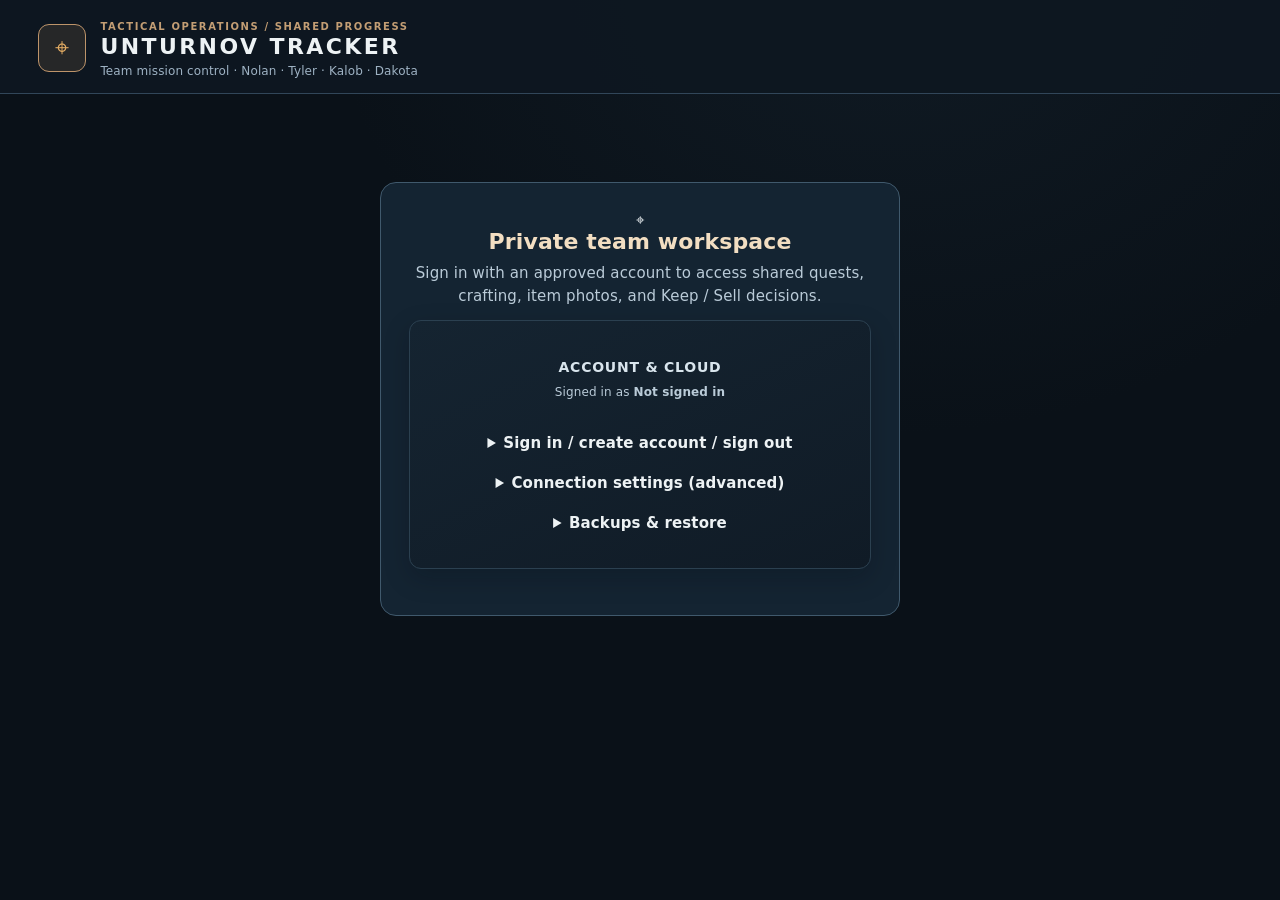
<file: index.html>
<!doctype html>
<html lang="en"><head><meta charset="utf-8"><meta name="viewport" content="width=device-width,initial-scale=1">
<title>Unturnov Tactical · Team Mission Control</title>
<style>
:root{color-scheme:dark;font-family:Inter,system-ui,-apple-system,BlinkMacSystemFont,"Segoe UI",sans-serif;background:#0c121c;color:#edf3fa}
*{box-sizing:border-box}body{margin:0;font-size:15px}button,input,select,textarea{font:inherit}button{background:#203148;color:#edf3fa;border:1px solid #3a526e;padding:9px 13px;border-radius:9px;cursor:pointer}button:hover{background:#2c486a}button:disabled{opacity:.4;cursor:not-allowed}button.primary{background:#2869c1;border-color:#4384e0}button.primary:hover{background:#357fe4}button.danger{color:#ffb8bb;border-color:#8b4750}input,select,textarea{background:#0c1725;color:#eff7ff;border:1px solid #344c67;border-radius:8px;padding:10px;max-width:100%}input:focus,textarea:focus,select:focus{outline:2px solid #4788e1;outline-offset:1px}textarea{width:100%;min-height:115px;resize:vertical}label{display:block;margin:12px 0 8px;color:#c0d2e8}label input{display:block;width:100%;margin-top:5px}
header{padding:20px clamp(15px,4vw,40px);background:#142238;border-bottom:1px solid #263b54}h1{font-size:26px;margin:0 0 5px}h2{font-size:21px;margin:0 0 8px}h3{font-size:17px;margin:18px 0 8px}p{color:#aec0d4;line-height:1.55;margin:6px 0 12px}small,.muted{font-size:12px;color:#9eb4cd}.warn{color:#ffb77f}.good{color:#76d6a5}.pending{color:#ffda87}
.tabs{display:flex;flex-wrap:wrap;gap:8px;margin:14px 0 12px}.tabs button{flex:1 1 170px;font-weight:700}.tabs button.active{background:#326fc1;border-color:#80b4fd}.cloud-row{display:flex;align-items:center;gap:12px;flex-wrap:wrap;padding:9px 12px;background:#0d1d2e;border:1px solid #304763;border-radius:10px}.cloud-row>*{margin:0}#accountLabel{font-weight:600}
main{display:grid;grid-template-columns:minmax(225px,320px) minmax(0,1fr);gap:18px;max-width:1400px;margin:18px auto;padding:0 16px}.panel{border:1px solid #2b4058;background:#152236;border-radius:14px;padding:17px;min-width:0;margin-bottom:17px}.row{display:flex;gap:9px;align-items:center;justify-content:space-between;flex-wrap:wrap}.sidebar{min-width:0}.sidebar .panel{position:static}
.actions{display:flex;gap:8px;flex-wrap:wrap;margin:13px 0}.actions>button{flex-shrink:0}.full{width:100%}
.quest-list{display:flex;flex-direction:column;gap:6px;max-height:58vh;overflow:auto;margin-top:11px}.quest-row{display:flex;justify-content:space-between;gap:6px;align-items:center;text-align:left;width:100%}.quest-row.active{outline:2px solid #69a2fa}.quest-row span{min-width:0}.quest-row b{display:block;overflow:hidden;text-overflow:ellipsis}.quest-row small{display:block;margin-top:3px}.empty{padding:25px 0;text-align:center}.headline{display:flex;justify-content:space-between;gap:8px;align-items:start;flex-wrap:wrap}.goal-line{display:flex;align-items:center;justify-content:space-between;gap:8px;border-bottom:1px solid #2d4055;padding:11px 0}.count-actions{display:flex;gap:9px;align-items:center;white-space:nowrap}.count-actions button{font-size:20px;padding:4px 12px}.count-actions strong{font-variant-numeric:tabular-nums;min-width:45px;text-align:center}.edit-goal{display:grid;grid-template-columns:minmax(0,1fr) 80px 105px 40px;gap:7px;margin:8px 0}.edit-goal input{width:100%;min-width:0}.edit-goal select{min-width:0;width:100%}
table{width:100%;border-collapse:collapse;font-size:13px}th,td{padding:10px 7px;text-align:left;border-bottom:1px solid #2a3d52;vertical-align:top}th:nth-child(2),td:nth-child(2){text-align:right;font-variant-numeric:tabular-nums;font-weight:700}.overflow{overflow:auto}
details{margin:10px 0}summary{cursor:pointer;font-weight:700;padding:6px 0}details label{font-size:13px}#syncState{font-weight:700}.notice{padding:12px;border-radius:9px;background:#1d3248;color:#c1d8f1;font-size:13px;line-height:1.6}input[type=file]{max-width:100%}#pendingCount{font-weight:700}
@media(max-width:740px){main{grid-template-columns:1fr}.sidebar .panel{position:static}.quest-list{max-height:260px}.edit-goal{grid-template-columns:minmax(0,1fr) 72px}.edit-goal select{grid-column:1}.edit-goal button{grid-column:2}.goal-line{align-items:start}}
[hidden]{display:none!important}

/* Shared Airdrop ISR crafting tracker */
.airdrop-link{display:inline-flex;align-items:center;gap:6px;text-decoration:none;color:#e8f4ff;background:#29476d;border:1px solid #557da9;border-radius:9px;padding:8px 13px;margin-top:9px;font-weight:700}
.airdrop-link:hover{background:#35618e}
.airdrop-panel{scroll-margin-top:16px}
.airdrop-panel>summary{display:flex;justify-content:space-between;gap:12px;align-items:center;flex-wrap:wrap;font-size:20px;padding:2px 0 12px}
.airdrop-panel>summary .muted{font-size:13px;font-weight:400}
.airdrop-panel>summary:hover{color:#b7d7ff}
.airdrop-metrics{display:grid;grid-template-columns:repeat(4,minmax(0,1fr));gap:8px;margin:13px 0}
.airdrop-metric{background:#203249;border:1px solid #344b66;padding:11px;border-radius:10px}
.airdrop-metric strong{display:block;font-size:19px;margin:5px 0 0;font-variant-numeric:tabular-nums}
.airdrop-progress{width:100%;height:13px;accent-color:#4993f0}
.airdrop-counter{display:flex;gap:5px;align-items:center;justify-content:flex-end;min-width:165px}
.airdrop-counter button{font-size:17px;padding:4px 10px}
.airdrop-counter input{width:69px;text-align:center;padding:7px 3px;font-variant-numeric:tabular-nums;appearance:textfield}
.airdrop-counter input::-webkit-inner-spin-button{-webkit-appearance:none}
.airdrop-check{display:flex;gap:9px;align-items:center;flex-wrap:wrap;padding:9px 0;border-bottom:1px solid #283a50;cursor:pointer}
.airdrop-check input{width:19px;height:19px;accent-color:#4988ee}
.airdrop-check small{margin-left:auto}
.airdrop-recipe{border:1px solid #354c69;border-radius:10px;padding:11px 13px;margin:10px 0;background:#182941}
.airdrop-recipe>summary{display:flex;justify-content:space-between;gap:10px;align-items:center}
.airdrop-recipe>summary strong{display:block}
.airdrop-recipe>summary small{display:block;margin-top:4px}
.craft-bubble{display:inline-flex;align-items:center;justify-content:center;min-width:28px;height:28px;background:#27496e;border-radius:50%}
#airdropSyncStatus{font-weight:650}
@media(max-width:740px){.airdrop-metrics{grid-template-columns:repeat(2,minmax(0,1fr))}.airdrop-panel>summary{font-size:17px}}


.airdrop-sections{display:grid;grid-template-columns:minmax(0,1fr);gap:13px;margin:17px 0}
.airdrop-recipe{padding:16px;border:1px solid #496382;background:#192b40;border-radius:12px;min-width:0;margin:0}
.airdrop-recipe h3{margin:4px 0 0;font-size:19px}
.airdrop-stage-status{font-size:13px;font-weight:700}
.airdrop-stage-tools{margin-top:15px;border-top:1px solid #354d68;padding-top:12px}
.airdrop-stage-tools>strong{font-size:13px}
.airdrop-actions{align-items:center}
.airdrop-actions button.danger{background:#44242d;color:#ffccd0;border-color:#a7616d}
.airdrop-actions button.danger:hover{background:#672c39}
.airdrop-recipe table td:nth-child(2),.airdrop-recipe table th:nth-child(2){text-align:center;min-width:62px}
.airdrop-recipe table td:nth-child(3),.airdrop-recipe table th:nth-child(3){text-align:right}
.airdrop-recipe .airdrop-counter{margin-left:auto}
.airdrop-recipe .actions{margin-bottom:0}
@media(max-width:740px){.airdrop-recipe{padding:12px}.airdrop-counter{min-width:132px;gap:3px}.airdrop-counter input{width:54px}.airdrop-counter button{padding:4px 8px}}

.loot-section-heading{margin:20px 0 8px;padding-top:12px;border-top:1px solid #34465f;color:#dcecff}
.loot-section-heading:first-of-type{border-top:0;margin-top:10px;padding-top:0}

.sell-controls{display:grid;grid-template-columns:1fr 1fr;gap:10px;margin:14px 0}
.sell-controls label{margin:0}
.sell-controls input,.sell-controls select{margin-top:6px}
.sell-results{max-height:470px;overflow:auto;border:1px solid #2a415b;border-radius:9px}
.sell-results table{min-width:740px}
.sell-decision-select{min-width:120px;max-width:160px;padding:7px;font-size:13px}
.sell-results td:nth-child(4){min-width:125px}
.sell-results td.warn{font-weight:750;color:#ffb77f}
.sell-results th{position:sticky;top:0;background:#1a2d44;z-index:1}
.sell-results td:nth-child(2){font-size:12px;color:#b2c5dc}
.sell-results td:nth-child(3){font-weight:650;min-width:135px}
#sellLookupResult:empty{display:none}
@media(max-width:740px){.sell-controls{grid-template-columns:1fr}.sell-results{max-height:420px}}
</style>
<link rel="stylesheet" href="./tactical.css?v=20261011-preview">
<style>
body:not(.auth-evaluated) main{visibility:hidden}
body.auth-locked #authGate #accountPanel{display:block!important}
body.auth-locked #settingsLogout{display:none!important}
.tactical-dialog{background:#112230;border:1px solid #526b7f;color:#f0f4f6;border-radius:14px;padding:22px;width:min(520px,94vw)}
.tactical-dialog::backdrop{background:#050c14dd}
.tactical-dialog h3{color:#efc48e}
.tactical-toast{position:fixed;bottom:18px;right:18px;z-index:90;padding:12px 17px;background:#243d39;color:#ccf5df;border:1px solid #5f967d;border-radius:9px;box-shadow:0 6px 26px #000a;max-width:350px}
.tactical-toast.error{background:#442631;color:#ffccd0;border-color:#c06e75}
</style>
</head>
<body class="auth-locked" data-view="dashboard">
<header id="siteHeader">
 <div class="topline"><div class="brandline"><div class="brandmark" aria-hidden="true">⌖</div><div>
  <span class="edition">TACTICAL OPERATIONS / SHARED PROGRESS</span>
  <h1>UNTURNOV TRACKER</h1>
  <p>Team mission control · Nolan · Tyler · Kalob · Dakota</p>
 </div></div>
 <div class="top-actions"><span id="tacticalAuthStatus" class="edition">TEAM ACCESS</span><span id="tacticalAccount" class="account-pill">Connecting</span><span id="teamRealtimeState" class="account-pill" title="Cloud synchronization">Polling</span><button type="button" id="quickLogout" data-action="logout">Sign out</button></div></div>
 <nav id="mainNav" aria-label="Main website navigation">
  <button type="button" data-view="dashboard">◈ &nbsp;Overview</button>
  <button type="button" data-view="quests">☷ &nbsp;Quests</button>
  <button type="button" data-view="team">▣ &nbsp;Team Loot</button>
  <button type="button" data-view="airdrop">◎ &nbsp;Airdrop ISR</button>
  <button type="button" data-view="sell">↔ &nbsp;Keep / Sell</button>
  <button type="button" data-view="activity">◷ &nbsp;Activity</button>
  <button type="button" data-view="settings">⚙ &nbsp;Settings</button>
 </nav>
 <div class="cloud-row"><span id="syncState">Loading…</span><span class="muted" id="lastSynced">Last cloud sync: Never</span><span class="muted">Pending updates: <b id="pendingCount">0</b></span><button data-action="sync">↻ Sync</button><button data-action="undo">Undo last change</button></div>
</header>
<section id="authGate"><div class="auth-gate-card"><div class="brandmark" aria-hidden="true" style="margin:0 auto">⌖</div>
 <h2>Private team workspace</h2>
 <p>Sign in with an approved account to access shared quests, crafting, item photos, and Keep / Sell decisions.</p>
 <div id="authPanelMount"></div>
 </div></section>
<main id="appMain">
 <aside class="sidebar">
 <section class="panel" id="questSidebarPanel">
  <nav id="tabs" class="tabs" aria-label="Player quests"></nav>
  <div class="row"><h2>Quests</h2><button class="primary" data-action="add-quest">+ Add quest</button></div>
  <p id="questStats" class="muted"></p>
  <input class="full" id="search" placeholder="Search quests or items" aria-label="Search quests">
  <label>Show<select id="filterSelect" class="full"><option value="active">Active quests</option><option value="completed">Completed quests</option><option value="all">All quests</option><option value="deleted">Recently deleted</option></select></label>
  <label>Sort quests<select id="sortSelect" class="full" aria-label="Sort quests">
   <option value="pinned">📌 Pinned first (default)</option>
   <option value="name-asc">Name (A–Z)</option>
   <option value="name-desc">Name (Z–A)</option>
   <option value="trader">Trader (A–Z)</option>
   <option value="progress-high">Closest to completed</option>
   <option value="progress-low">Least progress</option>
   <option value="newest">Newest added first</option>
   <option value="oldest">Oldest added first</option>
  </select></label>
  <div id="questList" class="quest-list"></div>
 </section>
 <div id="accountSidebarMount"><section class="panel" id="accountPanel"><h3>Account & cloud</h3><p class="muted">Signed in as <span id="accountLabel">Not signed in</span></p><div class="actions"><button id="settingsLogout" type="button" data-action="logout">Sign out of this device</button></div>
  <details><summary>Sign in / create account / sign out</summary><label>Email<input id="loginEmail" type="email" autocomplete="username" placeholder="Your approved email"></label><label>Password<input id="loginPassword" type="password" autocomplete="current-password" placeholder="Account password"></label><div class="actions"><button class="primary" data-action="login">Sign in</button><button data-action="signup">Create account</button><button data-action="logout">Sign out</button></div></details>
  <details><summary>Connection settings (advanced)</summary><p class="muted">Use the same Supabase project on every computer. Never enter a secret or service-role key.</p><label>Project URL<input id="projectUrl" placeholder="https://...supabase.co"></label><label>Publishable key<input id="publicKey" placeholder="sb_publishable_..."></label><button data-action="save-config">Save connection</button></details>
  <details><summary>Backups & restore</summary><p class="muted">Download the full team snapshot: all four players' quests, Airdrop ISR progress, Keep/Sell choices, custom items, and image references. Current backups also include the verified image files and their metadata.</p><button data-action="export" class="primary">Download unified full backup</button><label>Restore from a full backup<input id="backupFile" type="file" accept=".json,application/json"></label><p class="muted">Restoring appends new events to shared history and needs two confirmations. Make a current backup first.</p></details>
 </section></div>
 </aside>
 <div id="mainWorkspace">
  <section class="panel" id="dashboardView" aria-label="Team overview">
   <p class="dashboard-kicker">Operational status / Team overview</p>
   <h2 class="dashboard-lead">Everything your squad needs. One place.</h2>
   <p class="dashboard-intro">Shared quest progress, item requirements and crafting readiness. Every player has an independent quest log.</p>
   <div class="dashboard-stats" id="dashboardStats"></div>
   <h3>Squad progression</h3>
   <div class="dashboard-players" id="dashboardPlayers"></div>
   <div class="dashboard-shortcuts">
    <button type="button" data-go-view="quests">☷ &nbsp; View quests</button>
    <button type="button" data-go-view="sell">↔ &nbsp; Keep / Sell guide</button>
    <button type="button" data-go-view="airdrop">◎ &nbsp; Craft Airdrop ISR</button>
   </div>
   <p id="dashboardUpdated" class="muted" style="margin-top:18px"></p>
  </section>
  <section class="panel" id="questDetail"></section>
  <section class="panel personal-loot-panel" id="personal-nolan" hidden>
    <h2>🎒 Nolan’s Personal Loot List</h2>
    <p class="muted">Remaining items and actions for Nolan's unfinished quests. Shared item requirements are combined; one Bundle of Dogtags counts as 10 Dogtags.</p>
    <h3 class="loot-section-heading">📦 Items to collect</h3>
    <div class="overflow"><table><thead><tr><th>Item</th><th>Still need</th><th>Needed for</th></tr></thead><tbody id="personalLootNolan"></tbody></table></div>
    <h3 class="loot-section-heading">✅ Actions to complete</h3>
    <div class="overflow"><table><thead><tr><th>Action</th><th>Still need</th><th>Needed for</th></tr></thead><tbody id="personalActionsNolan"></tbody></table></div>
   </section>
  <section class="panel personal-loot-panel" id="personal-tyler" hidden>
    <h2>🎒 Tyler’s Personal Loot List</h2>
    <p class="muted">Remaining items and actions for Tyler's unfinished quests. Shared item requirements are combined; one Bundle of Dogtags counts as 10 Dogtags.</p>
    <h3 class="loot-section-heading">📦 Items to collect</h3>
    <div class="overflow"><table><thead><tr><th>Item</th><th>Still need</th><th>Needed for</th></tr></thead><tbody id="personalLootTyler"></tbody></table></div>
    <h3 class="loot-section-heading">✅ Actions to complete</h3>
    <div class="overflow"><table><thead><tr><th>Action</th><th>Still need</th><th>Needed for</th></tr></thead><tbody id="personalActionsTyler"></tbody></table></div>
   </section>
  <section class="panel personal-loot-panel" id="personal-kalob" hidden>
    <h2>🎒 Kalob’s Personal Loot List</h2>
    <p class="muted">Remaining items and actions for Kalob's unfinished quests. Shared item requirements are combined; one Bundle of Dogtags counts as 10 Dogtags.</p>
    <h3 class="loot-section-heading">📦 Items to collect</h3>
    <div class="overflow"><table><thead><tr><th>Item</th><th>Still need</th><th>Needed for</th></tr></thead><tbody id="personalLootKalob"></tbody></table></div>
    <h3 class="loot-section-heading">✅ Actions to complete</h3>
    <div class="overflow"><table><thead><tr><th>Action</th><th>Still need</th><th>Needed for</th></tr></thead><tbody id="personalActionsKalob"></tbody></table></div>
   </section>
  <section class="panel personal-loot-panel" id="personal-dakota" hidden>
    <h2>🎒 Dakota’s Personal Loot List</h2>
    <p class="muted">Remaining items and actions for Dakota's unfinished quests. Shared item requirements are combined; one Bundle of Dogtags counts as 10 Dogtags.</p>
    <h3 class="loot-section-heading">📦 Items to collect</h3>
    <div class="overflow"><table><thead><tr><th>Item</th><th>Still need</th><th>Needed for</th></tr></thead><tbody id="personalLootDakota"></tbody></table></div>
    <h3 class="loot-section-heading">✅ Actions to complete</h3>
    <div class="overflow"><table><thead><tr><th>Action</th><th>Still need</th><th>Needed for</th></tr></thead><tbody id="personalActionsDakota"></tbody></table></div>
   </section>
  <section class="panel" id="teamSection"><p class="dashboard-kicker">Squad resources</p><h2>▣ Team Loot List</h2>
    <p class="muted">Remaining items and actions across Nolan, Tyler, Kalob and Dakota. One Bundle of Dogtags counts as 10 individual Dogtags.</p>
    <h3 class="loot-section-heading">📦 Items to collect</h3>
    <div class="overflow"><table><thead><tr><th>Item</th><th>Total needed</th><th>Who needs it</th></tr></thead><tbody id="teamLoot"></tbody></table></div>
    <h3 class="loot-section-heading">✅ Actions to complete</h3>
    <div class="overflow"><table><thead><tr><th>Action</th><th>Total remaining</th><th>Who needs it</th></tr></thead><tbody id="teamActions"></tbody></table></div>
   </section>
  <section class="panel" id="sellSection">
    <h2>💰 Able to Sell / Keep</h2>
    <p>Compares items against <strong>all four players' outstanding quests</strong> and <strong>unfinished Airdrop ISR crafting</strong>. Choose <strong>Keep</strong> or <strong>Sell</strong> on any row to override the automatic recommendation for your entire team.</p>
    <div class="notice"><strong>Automatic</strong> follows current quests and crafting. Manual <strong>Keep</strong> and <strong>Sell</strong> decisions stay in place until someone returns the item to Automatic. Selling a currently required item shows a warning, but doesn't remove its quest/crafting requirement. These are item-planning labels, not actual inventory transactions. Future quests and special gear may still matter.</div>
    <p class="muted" id="sellSummary">Comparing current requirements…</p>
    <p class="muted" id="sellOverrideStatus" role="status">Loading shared Keep/Sell choices…</p>
    <div class="sell-controls">
     <label>Show
      <select id="sellMode" class="full" aria-label="Sell guide status filter">
       <option value="sell">Sell list (automatic + manual)</option>
       <option value="keep">Keep list (automatic + manual)</option>
       <option value="all">All known items</option>
      </select>
     </label>
     <label>Find an item
      <input class="full" id="sellSearch" placeholder="Search item or category…" aria-label="Search Unturnov sell guide">
     </label>
    </div>
    <p id="sellLookupResult" class="muted" role="status"></p>
    <div class="overflow sell-results"><table><thead><tr><th>Item</th><th>Category</th><th>Status</th><th>Move to</th><th>Needed for</th></tr></thead><tbody id="sellList"></tbody></table></div>
    <details class="image-edit-panel" id="iconLibraryPanel">
     <summary>▧ Genuine item images / bulk importer</summary>
     <p class="muted">Real in-game item icons appear beside their item names in Keep / Sell, Team Loot and Airdrop ISR. Items without a verified image show a placeholder, never a guessed picture.</p>
     <p class="muted"><strong>To export authentic icons:</strong> Launch Unturned with the Unturnov Workshop assets installed, open <strong>Main Menu → Workshop</strong>, press <strong>Shift + F1</strong>, then choose <strong>All Item Icons</strong>. When export finishes, open the <strong>Unturned/Extras/Icons</strong> folder and select the PNG files here. Names ending in an item ID, like <code>AA_Battery_123.png</code>, are supported. Only confirmed exact item names are matched; unmatched files are skipped.</p>
     <p class="muted"><a href="https://unturned.info/Modding/ItemIcons/" target="_blank" rel="noopener noreferrer">Official Unturned item export instructions ↗</a></p>
     <div class="actions" style="align-items:center">
      <input id="iconBulkFiles" type="file" accept=".png,.jpg,.jpeg,.webp,image/png,image/jpeg,image/webp" multiple aria-label="Choose exported game item icon files" style="flex:1">
      <button type="button" class="primary" id="iconBulkUpload">Import matching icons</button>
     </div>
     <p class="muted" id="iconBulkStatus" role="status">No import in progress.</p>
    </details>
    <h3>Know another Unturnov item?</h3>
    <p class="muted">Add any missing game item to the shared catalog. It will automatically change from Able to Sell to Keep if a tracked quest or crafting recipe starts requiring it.</p>
    <div class="actions"><input id="sellAddName" placeholder="Exact item name" aria-label="Missing Unturnov item" style="flex:1;min-width:150px">
     <button type="button" class="primary" data-action="sell-add-item">+ Add to shared catalog</button></div>
    <p class="muted">Based on the <a href="https://steamcommunity.com/sharedfiles/filedetails/?id=3488332060" target="_blank" rel="noopener noreferrer">PandaHut Unturnov item guide</a>, the <a href="https://steamcommunity.com/sharedfiles/filedetails/?id=3590261459" target="_blank" rel="noopener noreferrer">community loot guide</a>, your quests, and items added by players.</p>
   </section>
  <details class="panel airdrop-panel" id="airdropSection" open>
   <summary><strong>🛰️ Airdrop ISR Crafting Tracker</strong><span class="muted" id="airdropSummary">Loading recipe…</span></summary>
   <p>One shared build for Nolan, Tyler, Kalob and Dakota. Track materials collected, consumed crafting tools, and each crafted subassembly. Your changes synchronize between browsers when signed in.</p>
   <div class="notice">The tracker is shared between all three players. Each recipe has its own item counters. Bort Drills and Tape are consumed during crafting, so each use needs its own item. <strong>Wire</strong> and <strong>Wires</strong> are separate materials.</div>
   <div class="airdrop-metrics">
    <div class="airdrop-metric"><small>Materials collected</small><strong id="airdropMaterialTotal">0 / 194</strong></div>
    <div class="airdrop-metric"><small>Drills & Tape</small><strong id="airdropToolTotal">0 / 4</strong></div>
    <div class="airdrop-metric"><small>Subassemblies crafted</small><strong id="airdropStageTotal">0 / 3</strong></div>
    <div class="airdrop-metric"><small>Final Airdrop ISR</small><strong id="airdropFinalStatus">Not crafted</strong></div>
   </div>
   <progress class="airdrop-progress" id="airdropProgress" value="0" max="194" aria-label="Airdrop material collection progress"></progress>
   <div class="airdrop-actions actions">
    <button type="button" data-airdrop-action="sync">↻ Sync crafting</button>
    <button type="button" data-airdrop-action="download">Download crafting backup</button>
    <button type="button" class="danger" data-airdrop-action="reset"><span aria-hidden="true">↺</span> Reset Entire Build</button>
   </div>
   <p class="muted">Track items within each section below. Each Bort Drill or Tape is a one-use item, tracked separately in the Globe, Frame, Support, and final ISR recipes.</p>
   <div id="airdropStages" class="airdrop-sections"></div>
   <p class="muted"><span id="airdropSyncStatus">Checking shared crafting progress…</span> · <span id="airdropLastSynced">Last sync: Not yet</span></p>
  </details>
  <section class="panel" id="activitySection">
   <p class="dashboard-kicker">Transparency / Recent updates</p>
   <div class="row"><div><h2>Team Activity</h2><p class="muted">Recent quest, crafting and Keep/Sell changes. Author names are shown when they can be verified.</p></div>
    <select id="activityScope" aria-label="Activity type"><option value="all">All changes</option><option value="quest">Quests</option><option value="craft">Airdrop ISR</option><option value="sell">Keep / Sell</option></select>
   </div>
   <div id="activityList" aria-live="polite"><p class="muted">Loading recent updates…</p></div>
  </section>
  <section class="panel" id="saveProtection"><h3>Save protection</h3><div class="notice">Private team accounts, append-only quest/crafting histories, a separate protected recovery snapshot, and queued offline updates. When signing out, all pending changes must synchronize before cached game data is cleared. For a downloadable recovery point, use Settings → Unified Backup.</div></section>
 </div>
</main><dialog id="itemImageDialog" class="tactical-dialog">
 <h3 id="itemImageTitle">Real game item icon</h3>
 <p>Upload only a matching Unturnov inventory icon. False matches make the Keep / Sell list less useful for everyone.</p>
 <label>Image file<input id="itemImageFile" type="file" accept="image/png,image/jpeg,image/webp"></label>
 <p class="muted" id="itemImageStatus"></p>
 <div class="actions"><button id="itemImageUpload" class="primary" type="button">Upload verified icon</button><button id="itemImageCancel" type="button">Cancel</button></div>
</dialog>
<div id="tacticalToast" class="tactical-toast" role="status" aria-live="polite" hidden></div>

<script src="./sell-catalog.js?v=20261011-tactical"></script>
<script src="./core-v3.js?v=20261011-tactical"></script>
<script src="./tracker-tactical.js?v=20261011-preview"></script>
<script src="./airdrop-tactical.js?v=20261011-preview"></script>
<script src="./tactical-enhancements.js?v=20261011-bulk-icons-2"></script>
<script src="./team-realtime.js?v=20261011-realtime1"></script>
</body></html>
</file>
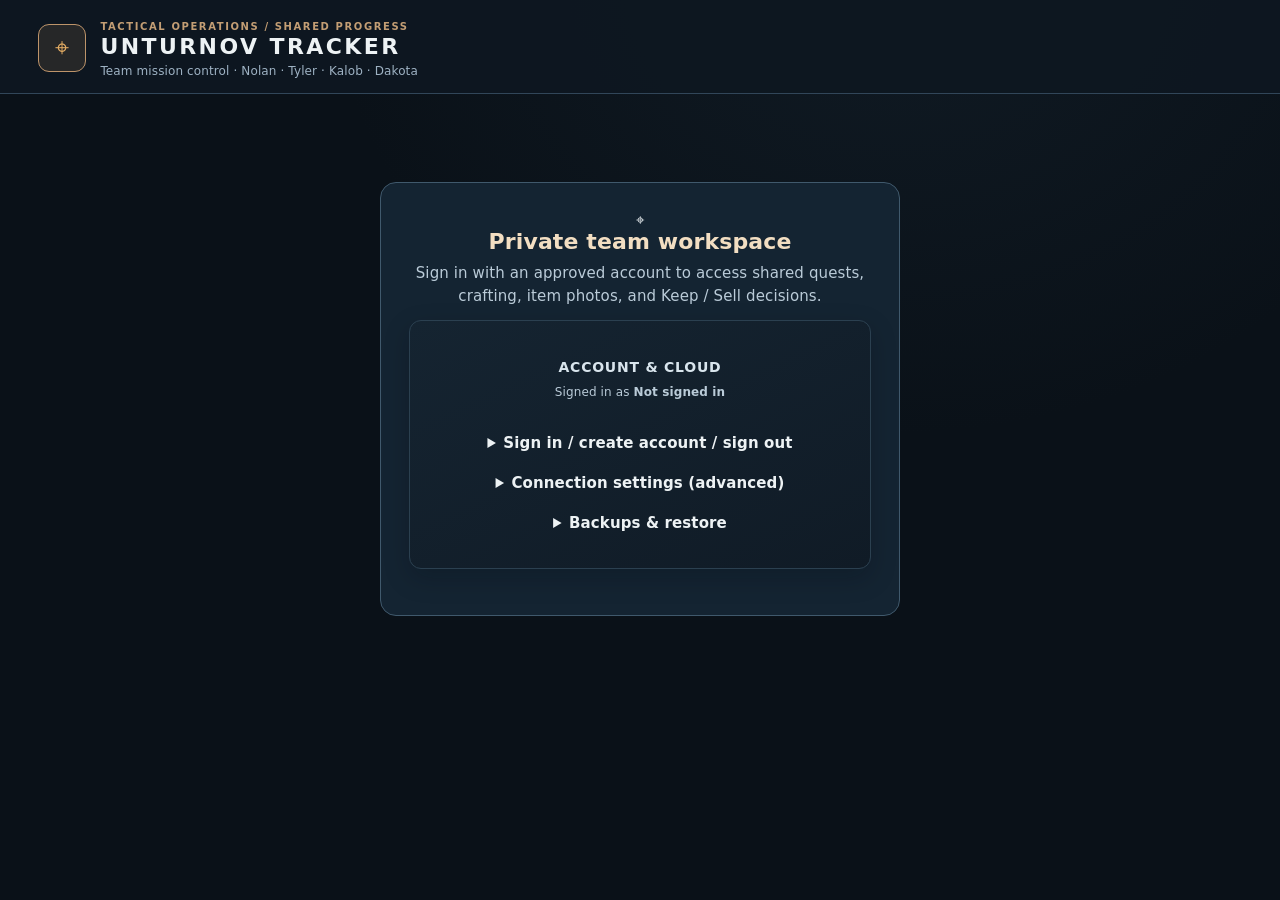
<file: preview-tactical.html>
<!doctype html>
<html lang="en"><head><meta charset="utf-8"><meta name="viewport" content="width=device-width,initial-scale=1">
<title>Unturnov Quest Tracker · Shared Edition</title>
<style>
:root{color-scheme:dark;font-family:Inter,system-ui,-apple-system,BlinkMacSystemFont,"Segoe UI",sans-serif;background:#0c121c;color:#edf3fa}
*{box-sizing:border-box}body{margin:0;font-size:15px}button,input,select,textarea{font:inherit}button{background:#203148;color:#edf3fa;border:1px solid #3a526e;padding:9px 13px;border-radius:9px;cursor:pointer}button:hover{background:#2c486a}button:disabled{opacity:.4;cursor:not-allowed}button.primary{background:#2869c1;border-color:#4384e0}button.primary:hover{background:#357fe4}button.danger{color:#ffb8bb;border-color:#8b4750}input,select,textarea{background:#0c1725;color:#eff7ff;border:1px solid #344c67;border-radius:8px;padding:10px;max-width:100%}input:focus,textarea:focus,select:focus{outline:2px solid #4788e1;outline-offset:1px}textarea{width:100%;min-height:115px;resize:vertical}label{display:block;margin:12px 0 8px;color:#c0d2e8}label input{display:block;width:100%;margin-top:5px}
header{padding:20px clamp(15px,4vw,40px);background:#142238;border-bottom:1px solid #263b54}h1{font-size:26px;margin:0 0 5px}h2{font-size:21px;margin:0 0 8px}h3{font-size:17px;margin:18px 0 8px}p{color:#aec0d4;line-height:1.55;margin:6px 0 12px}small,.muted{font-size:12px;color:#9eb4cd}.warn{color:#ffb77f}.good{color:#76d6a5}.pending{color:#ffda87}
.tabs{display:flex;flex-wrap:wrap;gap:8px;margin:14px 0 12px}.tabs button{flex:1 1 170px;font-weight:700}.tabs button.active{background:#326fc1;border-color:#80b4fd}.cloud-row{display:flex;align-items:center;gap:12px;flex-wrap:wrap;padding:9px 12px;background:#0d1d2e;border:1px solid #304763;border-radius:10px}.cloud-row>*{margin:0}#accountLabel{font-weight:600}
main{display:grid;grid-template-columns:minmax(225px,320px) minmax(0,1fr);gap:18px;max-width:1400px;margin:18px auto;padding:0 16px}.panel{border:1px solid #2b4058;background:#152236;border-radius:14px;padding:17px;min-width:0;margin-bottom:17px}.row{display:flex;gap:9px;align-items:center;justify-content:space-between;flex-wrap:wrap}.sidebar{min-width:0}.sidebar .panel{position:static}
.actions{display:flex;gap:8px;flex-wrap:wrap;margin:13px 0}.actions>button{flex-shrink:0}.full{width:100%}
.quest-list{display:flex;flex-direction:column;gap:6px;max-height:58vh;overflow:auto;margin-top:11px}.quest-row{display:flex;justify-content:space-between;gap:6px;align-items:center;text-align:left;width:100%}.quest-row.active{outline:2px solid #69a2fa}.quest-row span{min-width:0}.quest-row b{display:block;overflow:hidden;text-overflow:ellipsis}.quest-row small{display:block;margin-top:3px}.empty{padding:25px 0;text-align:center}.headline{display:flex;justify-content:space-between;gap:8px;align-items:start;flex-wrap:wrap}.goal-line{display:flex;align-items:center;justify-content:space-between;gap:8px;border-bottom:1px solid #2d4055;padding:11px 0}.count-actions{display:flex;gap:9px;align-items:center;white-space:nowrap}.count-actions button{font-size:20px;padding:4px 12px}.count-actions strong{font-variant-numeric:tabular-nums;min-width:45px;text-align:center}.edit-goal{display:grid;grid-template-columns:minmax(0,1fr) 80px 105px 40px;gap:7px;margin:8px 0}.edit-goal input{width:100%;min-width:0}.edit-goal select{min-width:0;width:100%}
table{width:100%;border-collapse:collapse;font-size:13px}th,td{padding:10px 7px;text-align:left;border-bottom:1px solid #2a3d52;vertical-align:top}th:nth-child(2),td:nth-child(2){text-align:right;font-variant-numeric:tabular-nums;font-weight:700}.overflow{overflow:auto}
details{margin:10px 0}summary{cursor:pointer;font-weight:700;padding:6px 0}details label{font-size:13px}#syncState{font-weight:700}.notice{padding:12px;border-radius:9px;background:#1d3248;color:#c1d8f1;font-size:13px;line-height:1.6}input[type=file]{max-width:100%}#pendingCount{font-weight:700}
@media(max-width:740px){main{grid-template-columns:1fr}.sidebar .panel{position:static}.quest-list{max-height:260px}.edit-goal{grid-template-columns:minmax(0,1fr) 72px}.edit-goal select{grid-column:1}.edit-goal button{grid-column:2}.goal-line{align-items:start}}
[hidden]{display:none!important}

/* Shared Airdrop ISR crafting tracker */
.airdrop-link{display:inline-flex;align-items:center;gap:6px;text-decoration:none;color:#e8f4ff;background:#29476d;border:1px solid #557da9;border-radius:9px;padding:8px 13px;margin-top:9px;font-weight:700}
.airdrop-link:hover{background:#35618e}
.airdrop-panel{scroll-margin-top:16px}
.airdrop-panel>summary{display:flex;justify-content:space-between;gap:12px;align-items:center;flex-wrap:wrap;font-size:20px;padding:2px 0 12px}
.airdrop-panel>summary .muted{font-size:13px;font-weight:400}
.airdrop-panel>summary:hover{color:#b7d7ff}
.airdrop-metrics{display:grid;grid-template-columns:repeat(4,minmax(0,1fr));gap:8px;margin:13px 0}
.airdrop-metric{background:#203249;border:1px solid #344b66;padding:11px;border-radius:10px}
.airdrop-metric strong{display:block;font-size:19px;margin:5px 0 0;font-variant-numeric:tabular-nums}
.airdrop-progress{width:100%;height:13px;accent-color:#4993f0}
.airdrop-counter{display:flex;gap:5px;align-items:center;justify-content:flex-end;min-width:165px}
.airdrop-counter button{font-size:17px;padding:4px 10px}
.airdrop-counter input{width:69px;text-align:center;padding:7px 3px;font-variant-numeric:tabular-nums;appearance:textfield}
.airdrop-counter input::-webkit-inner-spin-button{-webkit-appearance:none}
.airdrop-check{display:flex;gap:9px;align-items:center;flex-wrap:wrap;padding:9px 0;border-bottom:1px solid #283a50;cursor:pointer}
.airdrop-check input{width:19px;height:19px;accent-color:#4988ee}
.airdrop-check small{margin-left:auto}
.airdrop-recipe{border:1px solid #354c69;border-radius:10px;padding:11px 13px;margin:10px 0;background:#182941}
.airdrop-recipe>summary{display:flex;justify-content:space-between;gap:10px;align-items:center}
.airdrop-recipe>summary strong{display:block}
.airdrop-recipe>summary small{display:block;margin-top:4px}
.craft-bubble{display:inline-flex;align-items:center;justify-content:center;min-width:28px;height:28px;background:#27496e;border-radius:50%}
#airdropSyncStatus{font-weight:650}
@media(max-width:740px){.airdrop-metrics{grid-template-columns:repeat(2,minmax(0,1fr))}.airdrop-panel>summary{font-size:17px}}


.airdrop-sections{display:grid;grid-template-columns:minmax(0,1fr);gap:13px;margin:17px 0}
.airdrop-recipe{padding:16px;border:1px solid #496382;background:#192b40;border-radius:12px;min-width:0;margin:0}
.airdrop-recipe h3{margin:4px 0 0;font-size:19px}
.airdrop-stage-status{font-size:13px;font-weight:700}
.airdrop-stage-tools{margin-top:15px;border-top:1px solid #354d68;padding-top:12px}
.airdrop-stage-tools>strong{font-size:13px}
.airdrop-actions{align-items:center}
.airdrop-actions button.danger{background:#44242d;color:#ffccd0;border-color:#a7616d}
.airdrop-actions button.danger:hover{background:#672c39}
.airdrop-recipe table td:nth-child(2),.airdrop-recipe table th:nth-child(2){text-align:center;min-width:62px}
.airdrop-recipe table td:nth-child(3),.airdrop-recipe table th:nth-child(3){text-align:right}
.airdrop-recipe .airdrop-counter{margin-left:auto}
.airdrop-recipe .actions{margin-bottom:0}
@media(max-width:740px){.airdrop-recipe{padding:12px}.airdrop-counter{min-width:132px;gap:3px}.airdrop-counter input{width:54px}.airdrop-counter button{padding:4px 8px}}

.loot-section-heading{margin:20px 0 8px;padding-top:12px;border-top:1px solid #34465f;color:#dcecff}
.loot-section-heading:first-of-type{border-top:0;margin-top:10px;padding-top:0}

.sell-controls{display:grid;grid-template-columns:1fr 1fr;gap:10px;margin:14px 0}
.sell-controls label{margin:0}
.sell-controls input,.sell-controls select{margin-top:6px}
.sell-results{max-height:470px;overflow:auto;border:1px solid #2a415b;border-radius:9px}
.sell-results table{min-width:740px}
.sell-decision-select{min-width:120px;max-width:160px;padding:7px;font-size:13px}
.sell-results td:nth-child(4){min-width:125px}
.sell-results td.warn{font-weight:750;color:#ffb77f}
.sell-results th{position:sticky;top:0;background:#1a2d44;z-index:1}
.sell-results td:nth-child(2){font-size:12px;color:#b2c5dc}
.sell-results td:nth-child(3){font-weight:650;min-width:135px}
#sellLookupResult:empty{display:none}
@media(max-width:740px){.sell-controls{grid-template-columns:1fr}.sell-results{max-height:420px}}
</style>
<link rel="stylesheet" href="./tactical.css?v=20261011-preview">
<style>
body:not(.auth-evaluated) main{visibility:hidden}
body.auth-locked #authGate #accountPanel{display:block!important}
body.auth-locked #settingsLogout{display:none!important}
.tactical-dialog{background:#112230;border:1px solid #526b7f;color:#f0f4f6;border-radius:14px;padding:22px;width:min(520px,94vw)}
.tactical-dialog::backdrop{background:#050c14dd}
.tactical-dialog h3{color:#efc48e}
.tactical-toast{position:fixed;bottom:18px;right:18px;z-index:90;padding:12px 17px;background:#243d39;color:#ccf5df;border:1px solid #5f967d;border-radius:9px;box-shadow:0 6px 26px #000a;max-width:350px}
.tactical-toast.error{background:#442631;color:#ffccd0;border-color:#c06e75}
</style>
</head>
<body class="auth-locked" data-view="dashboard">
<header id="siteHeader">
 <div class="topline"><div class="brandline"><div class="brandmark" aria-hidden="true">⌖</div><div>
  <span class="edition">TACTICAL OPERATIONS / SHARED PROGRESS</span>
  <h1>UNTURNOV TRACKER</h1>
  <p>Team mission control · Nolan · Tyler · Kalob · Dakota</p>
 </div></div>
 <div class="top-actions"><span id="tacticalAuthStatus" class="edition">TEAM ACCESS</span><span id="tacticalAccount" class="account-pill">Connecting</span><button type="button" id="quickLogout" data-action="logout">Sign out</button></div></div>
 <nav id="mainNav" aria-label="Main website navigation">
  <button type="button" data-view="dashboard">◈ &nbsp;Overview</button>
  <button type="button" data-view="quests">☷ &nbsp;Quests</button>
  <button type="button" data-view="team">▣ &nbsp;Team Loot</button>
  <button type="button" data-view="airdrop">◎ &nbsp;Airdrop ISR</button>
  <button type="button" data-view="sell">↔ &nbsp;Keep / Sell</button>
  <button type="button" data-view="activity">◷ &nbsp;Activity</button>
  <button type="button" data-view="settings">⚙ &nbsp;Settings</button>
 </nav>
 <div class="cloud-row"><span id="syncState">Loading…</span><span class="muted" id="lastSynced">Last cloud sync: Never</span><span class="muted">Pending updates: <b id="pendingCount">0</b></span><button data-action="sync">↻ Sync</button><button data-action="undo">Undo last change</button></div>
</header>
<section id="authGate"><div class="auth-gate-card"><div class="brandmark" aria-hidden="true" style="margin:0 auto">⌖</div>
 <h2>Private team workspace</h2>
 <p>Sign in with an approved account to access shared quests, crafting, item photos, and Keep / Sell decisions.</p>
 <div id="authPanelMount"></div>
 </div></section>
<main id="appMain">
 <aside class="sidebar">
 <section class="panel" id="questSidebarPanel">
  <nav id="tabs" class="tabs" aria-label="Player quests"></nav>
  <div class="row"><h2>Quests</h2><button class="primary" data-action="add-quest">+ Add quest</button></div>
  <p id="questStats" class="muted"></p>
  <input class="full" id="search" placeholder="Search quests or items" aria-label="Search quests">
  <label>Show<select id="filterSelect" class="full"><option value="active">Active quests</option><option value="completed">Completed quests</option><option value="all">All quests</option><option value="deleted">Recently deleted</option></select></label>
  <label>Sort quests<select id="sortSelect" class="full" aria-label="Sort quests">
   <option value="pinned">📌 Pinned first (default)</option>
   <option value="name-asc">Name (A–Z)</option>
   <option value="name-desc">Name (Z–A)</option>
   <option value="trader">Trader (A–Z)</option>
   <option value="progress-high">Closest to completed</option>
   <option value="progress-low">Least progress</option>
   <option value="newest">Newest added first</option>
   <option value="oldest">Oldest added first</option>
  </select></label>
  <div id="questList" class="quest-list"></div>
 </section>
 <div id="accountSidebarMount"><section class="panel" id="accountPanel"><h3>Account & cloud</h3><p class="muted">Signed in as <span id="accountLabel">Not signed in</span></p><div class="actions"><button id="settingsLogout" type="button" data-action="logout">Sign out of this device</button></div>
  <details><summary>Sign in / create account / sign out</summary><label>Email<input id="loginEmail" type="email" autocomplete="username" placeholder="Your approved email"></label><label>Password<input id="loginPassword" type="password" autocomplete="current-password" placeholder="Account password"></label><div class="actions"><button class="primary" data-action="login">Sign in</button><button data-action="signup">Create account</button><button data-action="logout">Sign out</button></div></details>
  <details><summary>Connection settings (advanced)</summary><p class="muted">Use the same Supabase project on every computer. Never enter a secret or service-role key.</p><label>Project URL<input id="projectUrl" placeholder="https://...supabase.co"></label><label>Publishable key<input id="publicKey" placeholder="sb_publishable_..."></label><button data-action="save-config">Save connection</button></details>
  <details><summary>Backups & restore</summary><p class="muted">Download the full team snapshot: all four players' quests, Airdrop ISR progress, Keep/Sell choices, custom items, and image references. Original image files remain in cloud storage and are not embedded in JSON backups.</p><button data-action="export" class="primary">Download unified full backup</button><label>Restore from a full backup<input id="backupFile" type="file" accept=".json,application/json"></label><p class="muted">Restoring appends new events to shared history and needs two confirmations. Make a current backup first.</p></details>
 </section></div>
 </aside>
 <div id="mainWorkspace">
  <section class="panel" id="dashboardView" aria-label="Team overview">
   <p class="dashboard-kicker">Operational status / Team overview</p>
   <h2 class="dashboard-lead">Everything your squad needs. One place.</h2>
   <p class="dashboard-intro">Shared quest progress, item requirements and crafting readiness. Every player has an independent quest log.</p>
   <div class="dashboard-stats" id="dashboardStats"></div>
   <h3>Squad progression</h3>
   <div class="dashboard-players" id="dashboardPlayers"></div>
   <div class="dashboard-shortcuts">
    <button type="button" data-go-view="quests">☷ &nbsp; View quests</button>
    <button type="button" data-go-view="sell">↔ &nbsp; Keep / Sell guide</button>
    <button type="button" data-go-view="airdrop">◎ &nbsp; Craft Airdrop ISR</button>
   </div>
   <p id="dashboardUpdated" class="muted" style="margin-top:18px"></p>
  </section>
  <section class="panel" id="questDetail"></section>
  <section class="panel personal-loot-panel" id="personal-nolan" hidden>
    <h2>🎒 Nolan’s Personal Loot List</h2>
    <p class="muted">Remaining items and actions for Nolan's unfinished quests. Shared item requirements are combined; one Bundle of Dogtags counts as 10 Dogtags.</p>
    <h3 class="loot-section-heading">📦 Items to collect</h3>
    <div class="overflow"><table><thead><tr><th>Item</th><th>Still need</th><th>Needed for</th></tr></thead><tbody id="personalLootNolan"></tbody></table></div>
    <h3 class="loot-section-heading">✅ Actions to complete</h3>
    <div class="overflow"><table><thead><tr><th>Action</th><th>Still need</th><th>Needed for</th></tr></thead><tbody id="personalActionsNolan"></tbody></table></div>
   </section>
  <section class="panel personal-loot-panel" id="personal-tyler" hidden>
    <h2>🎒 Tyler’s Personal Loot List</h2>
    <p class="muted">Remaining items and actions for Tyler's unfinished quests. Shared item requirements are combined; one Bundle of Dogtags counts as 10 Dogtags.</p>
    <h3 class="loot-section-heading">📦 Items to collect</h3>
    <div class="overflow"><table><thead><tr><th>Item</th><th>Still need</th><th>Needed for</th></tr></thead><tbody id="personalLootTyler"></tbody></table></div>
    <h3 class="loot-section-heading">✅ Actions to complete</h3>
    <div class="overflow"><table><thead><tr><th>Action</th><th>Still need</th><th>Needed for</th></tr></thead><tbody id="personalActionsTyler"></tbody></table></div>
   </section>
  <section class="panel personal-loot-panel" id="personal-kalob" hidden>
    <h2>🎒 Kalob’s Personal Loot List</h2>
    <p class="muted">Remaining items and actions for Kalob's unfinished quests. Shared item requirements are combined; one Bundle of Dogtags counts as 10 Dogtags.</p>
    <h3 class="loot-section-heading">📦 Items to collect</h3>
    <div class="overflow"><table><thead><tr><th>Item</th><th>Still need</th><th>Needed for</th></tr></thead><tbody id="personalLootKalob"></tbody></table></div>
    <h3 class="loot-section-heading">✅ Actions to complete</h3>
    <div class="overflow"><table><thead><tr><th>Action</th><th>Still need</th><th>Needed for</th></tr></thead><tbody id="personalActionsKalob"></tbody></table></div>
   </section>
  <section class="panel personal-loot-panel" id="personal-dakota" hidden>
    <h2>🎒 Dakota’s Personal Loot List</h2>
    <p class="muted">Remaining items and actions for Dakota's unfinished quests. Shared item requirements are combined; one Bundle of Dogtags counts as 10 Dogtags.</p>
    <h3 class="loot-section-heading">📦 Items to collect</h3>
    <div class="overflow"><table><thead><tr><th>Item</th><th>Still need</th><th>Needed for</th></tr></thead><tbody id="personalLootDakota"></tbody></table></div>
    <h3 class="loot-section-heading">✅ Actions to complete</h3>
    <div class="overflow"><table><thead><tr><th>Action</th><th>Still need</th><th>Needed for</th></tr></thead><tbody id="personalActionsDakota"></tbody></table></div>
   </section>
  <section class="panel" id="teamSection"><p class="dashboard-kicker">Squad resources</p><h2>▣ Team Loot List</h2>
    <p class="muted">Remaining items and actions across Nolan, Tyler, Kalob and Dakota. One Bundle of Dogtags counts as 10 individual Dogtags.</p>
    <h3 class="loot-section-heading">📦 Items to collect</h3>
    <div class="overflow"><table><thead><tr><th>Item</th><th>Total needed</th><th>Who needs it</th></tr></thead><tbody id="teamLoot"></tbody></table></div>
    <h3 class="loot-section-heading">✅ Actions to complete</h3>
    <div class="overflow"><table><thead><tr><th>Action</th><th>Total remaining</th><th>Who needs it</th></tr></thead><tbody id="teamActions"></tbody></table></div>
   </section>
  <section class="panel" id="sellSection">
    <h2>💰 Able to Sell / Keep</h2>
    <p>Compares items against <strong>all four players' outstanding quests</strong> and <strong>unfinished Airdrop ISR crafting</strong>. Choose <strong>Keep</strong> or <strong>Sell</strong> on any row to override the automatic recommendation for your entire team.</p>
    <div class="notice"><strong>Automatic</strong> follows current quests and crafting. Manual <strong>Keep</strong> and <strong>Sell</strong> decisions stay in place until someone returns the item to Automatic. Selling a currently required item shows a warning, but doesn't remove its quest/crafting requirement. These are item-planning labels, not actual inventory transactions. Future quests and special gear may still matter.</div>
    <p class="muted" id="sellSummary">Comparing current requirements…</p>
    <p class="muted" id="sellOverrideStatus" role="status">Loading shared Keep/Sell choices…</p>
    <div class="sell-controls">
     <label>Show
      <select id="sellMode" class="full" aria-label="Sell guide status filter">
       <option value="sell">Sell list (automatic + manual)</option>
       <option value="keep">Keep list (automatic + manual)</option>
       <option value="all">All known items</option>
      </select>
     </label>
     <label>Find an item
      <input class="full" id="sellSearch" placeholder="Search item or category…" aria-label="Search Unturnov sell guide">
     </label>
    </div>
    <p id="sellLookupResult" class="muted" role="status"></p>
    <div class="overflow sell-results"><table><thead><tr><th>Item</th><th>Category</th><th>Status</th><th>Move to</th><th>Needed for</th></tr></thead><tbody id="sellList"></tbody></table></div>
    <details class="image-edit-panel" id="iconLibraryPanel">
     <summary>▧ Genuine item images / bulk importer</summary>
     <p class="muted">Real in-game item icons appear beside their item names in Keep / Sell, Team Loot and Airdrop ISR. Items without a verified image show a placeholder, never a guessed picture.</p>
     <p class="muted">In Unturned, use the Workshop's item-icon export tools to generate icons for installed assets. Select the exported PNG/JPG/WEBP files below. The importer matches <strong>exact item names only</strong> and skips everything uncertain.</p>
     <div class="actions" style="align-items:center">
      <input id="iconBulkFiles" type="file" accept=".png,.jpg,.jpeg,.webp,image/png,image/jpeg,image/webp" multiple aria-label="Choose exported game item icon files" style="flex:1">
      <button type="button" class="primary" id="iconBulkUpload">Import matching icons</button>
     </div>
     <p class="muted" id="iconBulkStatus" role="status">No import in progress.</p>
    </details>
    <h3>Know another Unturnov item?</h3>
    <p class="muted">Add any missing game item to the shared catalog. It will automatically change from Able to Sell to Keep if a tracked quest or crafting recipe starts requiring it.</p>
    <div class="actions"><input id="sellAddName" placeholder="Exact item name" aria-label="Missing Unturnov item" style="flex:1;min-width:150px">
     <button type="button" class="primary" data-action="sell-add-item">+ Add to shared catalog</button></div>
    <p class="muted">Based on the <a href="https://steamcommunity.com/sharedfiles/filedetails/?id=3488332060" target="_blank" rel="noopener noreferrer">PandaHut Unturnov item guide</a>, the <a href="https://steamcommunity.com/sharedfiles/filedetails/?id=3590261459" target="_blank" rel="noopener noreferrer">community loot guide</a>, your quests, and items added by players.</p>
   </section>
  <details class="panel airdrop-panel" id="airdropSection" open>
   <summary><strong>🛰️ Airdrop ISR Crafting Tracker</strong><span class="muted" id="airdropSummary">Loading recipe…</span></summary>
   <p>One shared build for Nolan, Tyler, Kalob and Dakota. Track materials collected, consumed crafting tools, and each crafted subassembly. Your changes synchronize between browsers when signed in.</p>
   <div class="notice">The tracker is shared between all three players. Each recipe has its own item counters. Bort Drills and Tape are consumed during crafting, so each use needs its own item. <strong>Wire</strong> and <strong>Wires</strong> are separate materials.</div>
   <div class="airdrop-metrics">
    <div class="airdrop-metric"><small>Materials collected</small><strong id="airdropMaterialTotal">0 / 194</strong></div>
    <div class="airdrop-metric"><small>Drills & Tape</small><strong id="airdropToolTotal">0 / 4</strong></div>
    <div class="airdrop-metric"><small>Subassemblies crafted</small><strong id="airdropStageTotal">0 / 3</strong></div>
    <div class="airdrop-metric"><small>Final Airdrop ISR</small><strong id="airdropFinalStatus">Not crafted</strong></div>
   </div>
   <progress class="airdrop-progress" id="airdropProgress" value="0" max="194" aria-label="Airdrop material collection progress"></progress>
   <div class="airdrop-actions actions">
    <button type="button" data-airdrop-action="sync">↻ Sync crafting</button>
    <button type="button" data-airdrop-action="download">Download crafting backup</button>
    <button type="button" class="danger" data-airdrop-action="reset"><span aria-hidden="true">↺</span> Reset Entire Build</button>
   </div>
   <p class="muted">Track items within each section below. Each Bort Drill or Tape is a one-use item, tracked separately in the Globe, Frame, Support, and final ISR recipes.</p>
   <div id="airdropStages" class="airdrop-sections"></div>
   <p class="muted"><span id="airdropSyncStatus">Checking shared crafting progress…</span> · <span id="airdropLastSynced">Last sync: Not yet</span></p>
  </details>
  <section class="panel" id="activitySection">
   <p class="dashboard-kicker">Transparency / Recent updates</p>
   <div class="row"><div><h2>Team Activity</h2><p class="muted">Recent quest, crafting and Keep/Sell changes. Author names are shown when they can be verified.</p></div>
    <select id="activityScope" aria-label="Activity type"><option value="all">All changes</option><option value="quest">Quests</option><option value="craft">Airdrop ISR</option><option value="sell">Keep / Sell</option></select>
   </div>
   <div id="activityList" aria-live="polite"><p class="muted">Loading recent updates…</p></div>
  </section>
  <section class="panel" id="saveProtection"><h3>Save protection</h3><div class="notice">Private team accounts, append-only quest/crafting histories, a separate protected recovery snapshot, and queued offline updates. When signing out, all pending changes must synchronize before cached game data is cleared. For a downloadable recovery point, use Settings → Unified Backup.</div></section>
 </div>
</main><dialog id="itemImageDialog" class="tactical-dialog">
 <h3 id="itemImageTitle">Real game item icon</h3>
 <p>Upload only a matching Unturnov inventory icon. False matches make the Keep / Sell list less useful for everyone.</p>
 <label>Image file<input id="itemImageFile" type="file" accept="image/png,image/jpeg,image/webp"></label>
 <p class="muted" id="itemImageStatus"></p>
 <div class="actions"><button id="itemImageUpload" class="primary" type="button">Upload verified icon</button><button id="itemImageCancel" type="button">Cancel</button></div>
</dialog>
<div id="tacticalToast" class="tactical-toast" role="status" aria-live="polite" hidden></div>

<script src="./sell-catalog.js?v=20261011-tactical"></script>
<script src="./core-v3.js?v=20261011-tactical"></script>
<script src="./tracker-tactical.js?v=20261011-preview"></script>
<script src="./airdrop-tactical.js?v=20261011-preview"></script>
<script src="./tactical-enhancements.js?v=20261011-bulk-icons-2"></script>
</body></html>
</file>
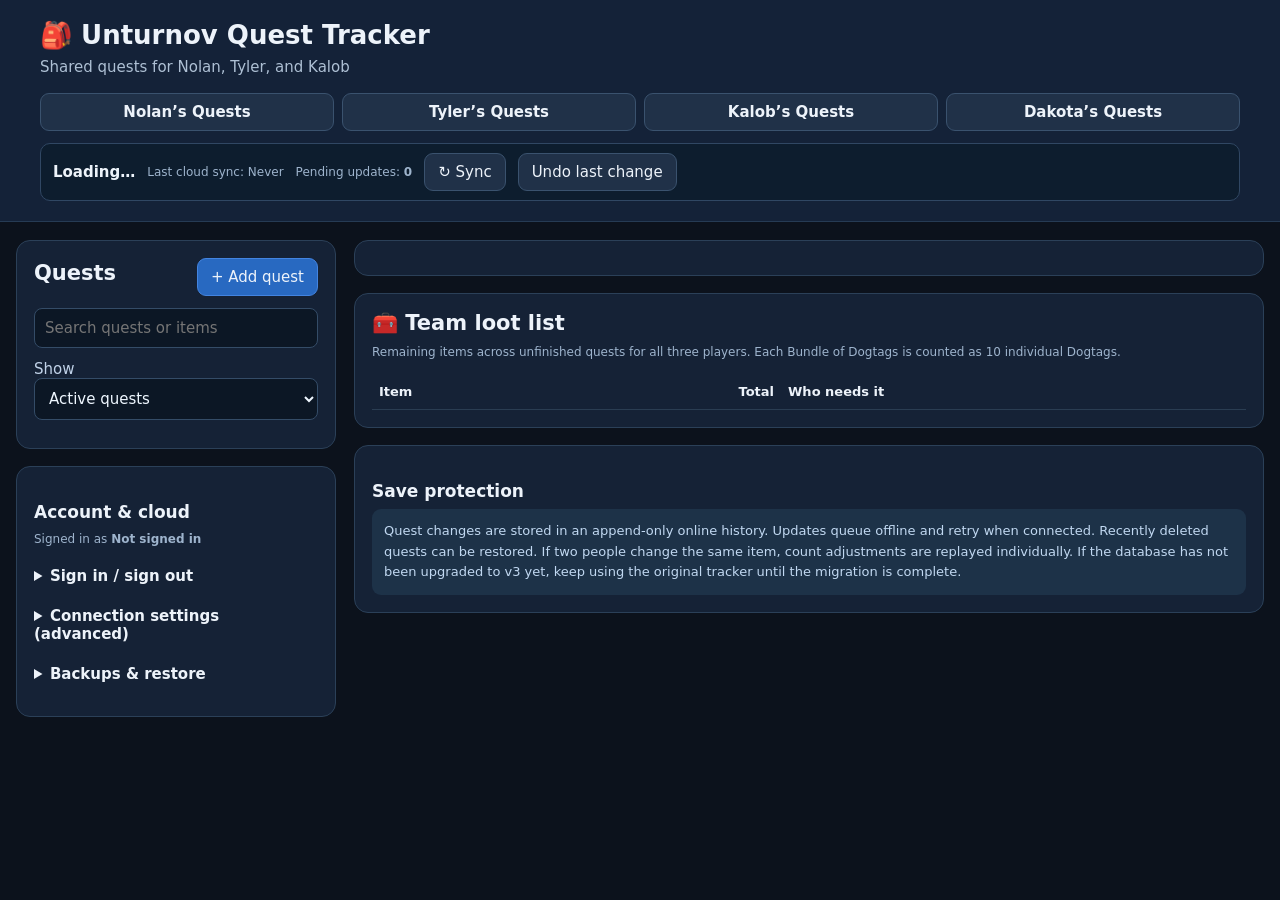
<file: preview-v3.html>
<!doctype html>
<html lang="en"><head><meta charset="utf-8"><meta name="viewport" content="width=device-width,initial-scale=1">
<title>Unturnov Quest Tracker · Shared Edition</title>
<style>
:root{color-scheme:dark;font-family:Inter,system-ui,-apple-system,BlinkMacSystemFont,"Segoe UI",sans-serif;background:#0c121c;color:#edf3fa}
*{box-sizing:border-box}body{margin:0;font-size:15px}button,input,select,textarea{font:inherit}button{background:#203148;color:#edf3fa;border:1px solid #3a526e;padding:9px 13px;border-radius:9px;cursor:pointer}button:hover{background:#2c486a}button:disabled{opacity:.4;cursor:not-allowed}button.primary{background:#2869c1;border-color:#4384e0}button.primary:hover{background:#357fe4}button.danger{color:#ffb8bb;border-color:#8b4750}input,select,textarea{background:#0c1725;color:#eff7ff;border:1px solid #344c67;border-radius:8px;padding:10px;max-width:100%}input:focus,textarea:focus,select:focus{outline:2px solid #4788e1;outline-offset:1px}textarea{width:100%;min-height:115px;resize:vertical}label{display:block;margin:12px 0 8px;color:#c0d2e8}label input{display:block;width:100%;margin-top:5px}
header{padding:20px clamp(15px,4vw,40px);background:#142238;border-bottom:1px solid #263b54}h1{font-size:26px;margin:0 0 5px}h2{font-size:21px;margin:0 0 8px}h3{font-size:17px;margin:18px 0 8px}p{color:#aec0d4;line-height:1.55;margin:6px 0 12px}small,.muted{font-size:12px;color:#9eb4cd}.warn{color:#ffb77f}.good{color:#76d6a5}.pending{color:#ffda87}
.tabs{display:flex;flex-wrap:wrap;gap:8px;margin:14px 0 12px}.tabs button{flex:1 1 170px;font-weight:700}.tabs button.active{background:#326fc1;border-color:#80b4fd}.cloud-row{display:flex;align-items:center;gap:12px;flex-wrap:wrap;padding:9px 12px;background:#0d1d2e;border:1px solid #304763;border-radius:10px}.cloud-row>*{margin:0}#accountLabel{font-weight:600}
main{display:grid;grid-template-columns:minmax(225px,320px) minmax(0,1fr);gap:18px;max-width:1400px;margin:18px auto;padding:0 16px}.panel{border:1px solid #2b4058;background:#152236;border-radius:14px;padding:17px;min-width:0;margin-bottom:17px}.row{display:flex;gap:9px;align-items:center;justify-content:space-between;flex-wrap:wrap}.sidebar{min-width:0}.sidebar .panel{position:sticky;top:12px}
.actions{display:flex;gap:8px;flex-wrap:wrap;margin:13px 0}.actions>button{flex-shrink:0}.full{width:100%}
.quest-list{display:flex;flex-direction:column;gap:6px;max-height:58vh;overflow:auto;margin-top:11px}.quest-row{display:flex;justify-content:space-between;gap:6px;align-items:center;text-align:left;width:100%}.quest-row.active{outline:2px solid #69a2fa}.quest-row span{min-width:0}.quest-row b{display:block;overflow:hidden;text-overflow:ellipsis}.quest-row small{display:block;margin-top:3px}.empty{padding:25px 0;text-align:center}.headline{display:flex;justify-content:space-between;gap:8px;align-items:start;flex-wrap:wrap}.goal-line{display:flex;align-items:center;justify-content:space-between;gap:8px;border-bottom:1px solid #2d4055;padding:11px 0}.count-actions{display:flex;gap:9px;align-items:center;white-space:nowrap}.count-actions button{font-size:20px;padding:4px 12px}.count-actions strong{font-variant-numeric:tabular-nums;min-width:45px;text-align:center}.edit-goal{display:grid;grid-template-columns:minmax(0,1fr) 80px 105px 40px;gap:7px;margin:8px 0}.edit-goal input{width:100%;min-width:0}.edit-goal select{min-width:0;width:100%}
table{width:100%;border-collapse:collapse;font-size:13px}th,td{padding:10px 7px;text-align:left;border-bottom:1px solid #2a3d52;vertical-align:top}th:nth-child(2),td:nth-child(2){text-align:right;font-variant-numeric:tabular-nums;font-weight:700}.overflow{overflow:auto}
details{margin:10px 0}summary{cursor:pointer;font-weight:700;padding:6px 0}details label{font-size:13px}#syncState{font-weight:700}.notice{padding:12px;border-radius:9px;background:#1d3248;color:#c1d8f1;font-size:13px;line-height:1.6}input[type=file]{max-width:100%}#pendingCount{font-weight:700}
@media(max-width:740px){main{grid-template-columns:1fr}.sidebar .panel{position:static}.quest-list{max-height:260px}.edit-goal{grid-template-columns:minmax(0,1fr) 72px}.edit-goal select{grid-column:1}.edit-goal button{grid-column:2}.goal-line{align-items:start}}
</style>
</head>
<body>
<header>
 <h1>🎒 Unturnov Quest Tracker</h1><p>Shared quests for Nolan, Tyler, and Kalob</p>
 <nav id="tabs" class="tabs" aria-label="Player quests"></nav>
 <div class="cloud-row"><span id="syncState">Loading…</span><span class="muted" id="lastSynced">Last cloud sync: Never</span><span class="muted">Pending updates: <b id="pendingCount">0</b></span><button data-action="sync">↻ Sync</button><button data-action="undo">Undo last change</button></div>
</header>
<main>
 <aside class="sidebar">
 <section class="panel">
  <div class="row"><h2>Quests</h2><button class="primary" data-action="add-quest">+ Add quest</button></div>
  <p id="questStats" class="muted"></p>
  <input class="full" id="search" placeholder="Search quests or items" aria-label="Search quests">
  <label>Show<select id="filterSelect" class="full"><option value="active">Active quests</option><option value="completed">Completed quests</option><option value="all">All quests</option><option value="deleted">Recently deleted</option></select></label>
  <div id="questList" class="quest-list"></div>
 </section>
 <section class="panel"><h3>Account & cloud</h3><p class="muted">Signed in as <span id="accountLabel">Not signed in</span></p>
  <details><summary>Sign in / sign out</summary><label>Email<input id="loginEmail" type="email" autocomplete="username" placeholder="Your approved email"></label><label>Password<input id="loginPassword" type="password" autocomplete="current-password" placeholder="Account password"></label><div class="actions"><button class="primary" data-action="login">Sign in</button><button data-action="logout">Sign out</button></div></details>
  <details><summary>Connection settings (advanced)</summary><p class="muted">Use the same Supabase project on every computer. Never enter a secret or service-role key.</p><label>Project URL<input id="projectUrl" placeholder="https://...supabase.co"></label><label>Publishable key<input id="publicKey" placeholder="sb_publishable_..."></label><button data-action="save-config">Save connection</button></details>
  <details><summary>Backups & restore</summary><p class="muted">Downloads all three players' quests and the saved change history. Keep the backup somewhere safe.</p><button data-action="export">Download full backup</button><label>Restore from backup<input id="backupFile" type="file" accept=".json,application/json"></label></details>
 </section>
 </aside>
 <div>
  <section class="panel" id="questDetail"></section>
  <section class="panel"><h2>🧰 Team loot list</h2><p class="muted">Remaining items across unfinished quests for all three players. Each Bundle of Dogtags is counted as 10 individual Dogtags.</p><div class="overflow"><table><thead><tr><th>Item</th><th>Total</th><th>Who needs it</th></tr></thead><tbody id="teamLoot"></tbody></table></div></section>
  <section class="panel"><h3>Save protection</h3><div class="notice">Quest changes are stored in an append-only online history. Updates queue offline and retry when connected. Recently deleted quests can be restored. If two people change the same item, count adjustments are replayed individually. If the database has not been upgraded to v3 yet, keep using the original tracker until the migration is complete.</div></section>
 </div>
</main>
<script src="./core-v3.js"></script><script src="./tracker-v3.js"></script>
</body></html>
</file>
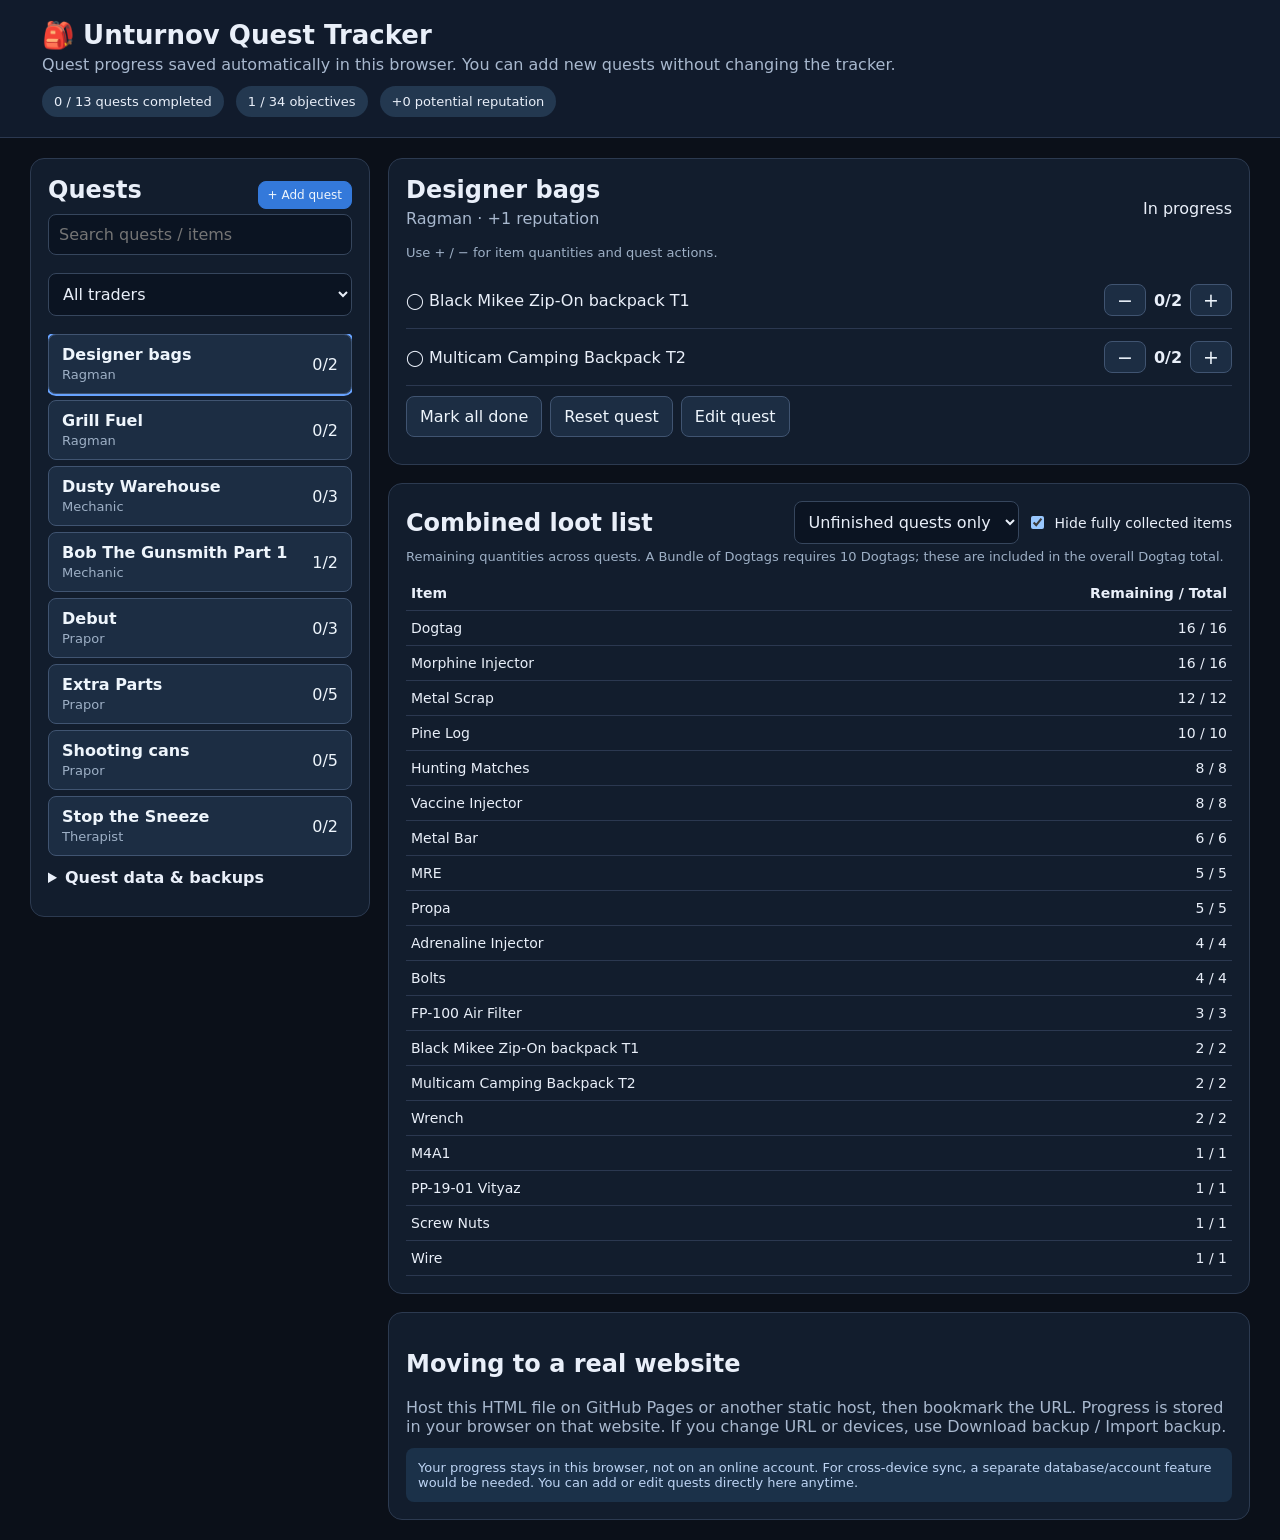
<file: unturnov_quest_tracker.html>
<!doctype html><html lang="en"><head><meta charset="utf-8"><meta name="viewport" content="width=device-width,initial-scale=1"><title>Unturnov Quest Tracker</title><style>:root{color-scheme:dark;font-family:Inter,system-ui,Arial,sans-serif;background:#0b1019;color:#e9eff9}*{box-sizing:border-box}body{margin:0}header{padding:20px clamp(15px,4vw,42px);background:#111b2c;border-bottom:1px solid #2b3850}h1{margin:0 0 4px;font-size:26px}p{color:#a8b8ce;margin:5px 0 12px}.layout{display:grid;grid-template-columns:minmax(240px,340px) minmax(0,1fr);gap:18px;max-width:1250px;margin:20px auto;padding:0 15px}section,.panel{background:#121d2d;border:1px solid #2c3a50;border-radius:14px;padding:17px;min-width:0}.sidebar{align-self:start}input,select,textarea,button{font:inherit;border-radius:8px}input,select,textarea{background:#0b1422;border:1px solid #36465d;color:#e9eff9;padding:10px;max-width:100%}input[type=number]{width:80px;text-align:center}textarea{width:100%;min-height:100px}button{border:1px solid #405471;background:#1c2d43;color:#eef5fc;padding:10px 13px;cursor:pointer}button:hover{background:#294362}button.primary{background:#3479da;border-color:#3479da}button.danger{color:#ffb2b2}button:disabled{opacity:.4;cursor:default}.toolbar{display:flex;gap:8px;flex-wrap:wrap;margin:10px 0}.toolbar>*{flex:0 0 auto}.stats{display:flex;gap:12px;flex-wrap:wrap}.pill{background:#233850;padding:8px 12px;border-radius:999px;font-size:13px}#questList{display:flex;flex-direction:column;gap:6px;max-height:58vh;overflow:auto}.quest{width:100%;display:flex;align-items:center;justify-content:space-between;text-align:left;gap:8px}.quest.active{outline:2px solid #68a3ff}.quest.done{border-color:#358b63}.muted{font-size:13px;color:#9eb0c6}.row{display:flex;align-items:center;justify-content:space-between;gap:10px;flex-wrap:wrap}.goal{display:flex;align-items:center;justify-content:space-between;gap:12px;padding:12px 0;border-bottom:1px solid #2b3850}.goal:last-child{border:0}.goal.done .goalname{color:#77d6aa}.counter{display:flex;align-items:center;gap:8px;white-space:nowrap}.counter button{font-size:19px;padding:4px 12px}.space{margin-top:18px}.full{width:100%}.hidden{display:none!important}.addrow{display:flex;gap:8px;margin:7px 0}.addrow input:first-child{flex:1;min-width:0}table{width:100%;border-collapse:collapse;font-size:14px}th,td{text-align:left;padding:9px 5px;border-bottom:1px solid #2b3850}td:last-child,th:last-child{text-align:right}.notice{padding:12px;border-radius:8px;background:#1b3149;color:#bdd4f4;font-size:13px}#toast{position:fixed;bottom:18px;right:18px;background:#1a6849;padding:12px 18px;border-radius:8px;display:none}summary{cursor:pointer;font-weight:600}details{margin:12px 0}label{display:block;margin:7px 0;font-size:14px}button.small{font-size:12px;padding:6px 9px}@media(max-width:730px){.layout{display:block}.sidebar{margin-bottom:15px}#questList{max-height:250px}.goal{align-items:flex-start}.goalname{max-width:60%}}</style></head><body><header><h1>🎒 Unturnov Quest Tracker</h1><p>Quest progress saved automatically in this browser. You can add new quests without changing the tracker.</p><div class="stats"><span class="pill" id="questsStat"></span><span class="pill" id="goalsStat"></span><span class="pill" id="repStat"></span></div></header><main class="layout"><section class="sidebar"><div class="row"><h2 style="margin:0 0 10px">Quests</h2><button class="small primary" onclick="showAdd()">+ Add quest</button></div><input id="search" class="full" placeholder="Search quests / items" oninput="renderList()"><select class="full space" id="traderFilter" onchange="renderList()"><option>All traders</option></select><div id="questList" class="space"></div><details><summary>Quest data & backups</summary><p class="muted">Export your progress before switching devices, browsers, or published website addresses. Import will restore it.</p><div class="toolbar"><button onclick="exportData()">Download backup</button><button onclick="document.getElementById('importFile').click()">Import backup</button><input id="importFile" type="file" accept=".json,application/json" class="hidden" onchange="importData(event)"></div><button class="danger" onclick="resetData()">Reset everything</button></details></section><div><section id="detail"></section><section class="space"><div class="row"><h2 style="margin:0">Combined loot list</h2><div class="toolbar" style="margin:0"><select id="lootFilter" onchange="renderLoot()"><option value="unfinished" selected>Unfinished quests only</option><option value="all">All quests</option></select><label style="display:flex;align-items:center;gap:8px;margin:0"><input id="hideCollected" type="checkbox" checked onchange="renderLoot()"> Hide fully collected items</label></div></div><p class="muted">Remaining quantities across quests. A Bundle of Dogtags requires 10 Dogtags; these are included in the overall Dogtag total.</p><table><thead><tr><th>Item</th><th>Remaining / Total</th></tr></thead><tbody id="loot"></tbody></table></section><section class="space"><h2>Moving to a real website</h2><p>Host this HTML file on GitHub Pages or another static host, then bookmark the URL. Progress is stored in your browser on that website. If you change URL or devices, use Download backup / Import backup.</p><div class="notice">Your progress stays in this browser, not on an online account. For cross-device sync, a separate database/account feature would be needed. You can add or edit quests directly here anytime.</div></section></div></main><div id="toast"></div><script>
const base=[
['Designer bags','Ragman',[['Black Mikee Zip-On backpack T1',2],['Multicam Camping Backpack T2',2]]],
['Grill Fuel','Ragman',[['Propa',5],['Hunting Matches',3]]],
['Dusty Warehouse','Mechanic',[['FP-100 Air Filter',3],['Wrench',2],['Bolts',3]]],
['Bob The Gunsmith Part 1','Mechanic',[['PP-19-01 Vityaz',1],['1P78 Scope',1]]],
['Debut','Prapor',[['Kills across Unturnov',5,'action'],['Dogtag',4],['M4A1',1]]],
['Extra Parts','Prapor',[['Metal Scrap',12],['Metal Bar',6],['Wire',1],['Bolts',1],['Screw Nuts',1]]],
['Shooting cans','Prapor',[['Locate first turret on Reserve',1,'action'],['Locate second turret on Reserve',1,'action'],['Mark first turret on Reserve',1,'action'],['Mark second turret on Reserve',1,'action'],['Dogtag',2]]],
['Stop the Sneeze','Therapist',[['Vaccine Injector',4],['Morphine Injector',4]]],
['Positive Impression','Therapist',[['Kills across Unturnov',10,'action'],['Bundle of Dogtags',1]]],
['Low on stock','Therapist',[['Vaccine Injector',4],['Morphine Injector',4],['Adrenaline Injector',4]]],
['Get Along','Jaeger',[['MRE',5],['Hunting Matches',3]]],
['Start a Campfire','Jaeger',[['Hunting Matches',2],['Pine Log',10]]],
['Such a Feeling','Jaeger',[['Morphine Injector',8]]]];
const KEY='unturnov-quests-v2';const builtins=base.map((x,i)=>({id:'starter-'+i,title:x[0],trader:x[1],goals:x[2].map((g,j)=>({id:'g'+j,name:g[0],total:g[1],type:g[2]||'item',count:x[0]==='Bob The Gunsmith Part 1'&&j===1?1:0})),reward:1}));let quests;try{let d=JSON.parse(localStorage.getItem(KEY));quests=Array.isArray(d)&&d.length?d:structuredClone(builtins)}catch(e){quests=structuredClone(builtins)}let selected=quests[0]?.id;const $=id=>document.getElementById(id),esc=s=>String(s).replace(/[&<>"']/g,c=>({'&':'&amp;','<':'&lt;','>':'&gt;','"':'&quot;',"'":'&#39;'}[c]));function save(){localStorage.setItem(KEY,JSON.stringify(quests));render()}function toast(t){let e=$('toast');e.textContent=t;e.style.display='block';setTimeout(()=>e.style.display='none',2500)}function complete(q){return q.goals.every(g=>g.count>=g.total)}function render(){let n=quests.filter(complete).length,g=quests.flatMap(q=>q.goals);$('questsStat').textContent=n+' / '+quests.length+' quests completed';$('goalsStat').textContent=g.filter(x=>x.count>=x.total).length+' / '+g.length+' objectives';$('repStat').textContent='+'+quests.filter(complete).reduce((a,q)=>a+(q.reward||0),0)+' potential reputation';let filter=$('traderFilter').value;let traders=[...new Set(quests.map(q=>q.trader))].sort();$('traderFilter').innerHTML='<option>All traders</option>'+traders.map(t=>'<option>'+esc(t)+'</option>').join('');$('traderFilter').value=traders.includes(filter)?filter:'All traders';renderList();renderDetail();renderLoot()}
function renderList(){let f=$('traderFilter').value,s=$('search').value.toLowerCase();$('questList').innerHTML=quests.filter(q=>(f==='All traders'||f===q.trader)&&[q.title,q.trader,...q.goals.map(g=>g.name)].join(' ').toLowerCase().includes(s)).map(q=>`<button class="quest ${q.id===selected?'active':''} ${complete(q)?'done':''}" onclick="selectQuest('${q.id}')"><span><b>${esc(q.title)}</b><br><span class="muted">${esc(q.trader)}</span></span><span>${q.goals.filter(g=>g.count>=g.total).length}/${q.goals.length} ${complete(q)?'✅':''}</span></button>`).join('')||'<p>No matching quests.</p>'}
function selectQuest(id){selected=id;render()}function changeCount(qid,gid,delta){let q=quests.find(q=>q.id===qid),g=q?.goals.find(g=>g.id===gid);if(!g)return;g.count=Math.min(g.total,Math.max(0,g.count+delta));save()}function setAll(id,value){let q=quests.find(q=>q.id===id);q.goals.forEach(g=>g.count=value?g.total:0);save()}
function renderDetail(){let q=quests.find(q=>q.id===selected);if(!q){$('detail').innerHTML='<h2>Choose a quest</h2>';return}$('detail').innerHTML=`<div class="row"><div><h2 style="margin:0">${esc(q.title)}</h2><p>${esc(q.trader)} · +${q.reward||0} reputation</p></div><span>${complete(q)?'✅ Completed':'In progress'}</span></div><p class="muted">Use + / − for item quantities and quest actions.</p>${q.goals.map(g=>`<div class="goal ${g.count>=g.total?'done':''}"><div class="goalname">${g.count>=g.total?'✅':'◯'} ${esc(g.name)}</div><div class="counter"><button aria-label="Decrease ${esc(g.name)}" onclick="changeCount('${q.id}','${g.id}',-1)">−</button><b>${g.count}/${g.total}</b><button aria-label="Increase ${esc(g.name)}" onclick="changeCount('${q.id}','${g.id}',1)">+</button></div></div>`).join('')}<div class="toolbar"><button onclick="setAll('${q.id}',1)">Mark all done</button><button onclick="setAll('${q.id}',0)">Reset quest</button><button onclick="editQuest('${q.id}')">Edit quest</button></div>`}
function renderLoot(){let use=$('lootFilter').value,hideCollected=$('hideCollected').checked,items={};for(let q of quests){if(use==='unfinished'&&complete(q))continue;for(let g of q.goals){if(g.type==='action')continue;let name=g.name==='Bundle of Dogtags'?'Dogtag':g.name;let mult=g.name==='Bundle of Dogtags'?10:1;let k=name.toLowerCase();if(!items[k])items[k]={name,total:0,remaining:0};items[k].total+=g.total*mult;items[k].remaining+=(g.total-g.count)*mult}}let rows=Object.values(items).filter(x=>!hideCollected||x.remaining>0).sort((a,b)=>{if(b.remaining!==a.remaining)return b.remaining-a.remaining;return a.name.localeCompare(b.name)});$('loot').innerHTML=rows.length?rows.map(x=>`<tr><td>${esc(x.name)}</td><td>${x.remaining} / ${x.total}</td></tr>`).join(''):`<tr><td colspan="2" class="muted">No remaining loot items for this filter.</td></tr>`}
function showAdd(){selected=null;formQuest()}function editQuest(id){selected=id;formQuest(quests.find(q=>q.id===id))}function formQuest(q){$('detail').innerHTML=`<h2>${q?'Edit':'Add'} quest</h2><label>Quest name<br><input class="full" id="newTitle" value="${esc(q?.title||'')}"></label><label>Trader<br><input class="full" id="newTrader" value="${esc(q?.trader||'')}"></label><label>Reputation reward<br><input type="number" id="newReward" min="0" value="${q?.reward??1}"></label><p class="muted">Enter one goal per line: item name | quantity | item or action. For example: Dogtag | 3 | item</p><textarea id="newGoals">${esc(q?.goals.map(g=>`${g.name} | ${g.total} | ${g.type||'item'}`).join('\n')||'')}</textarea><div class="toolbar"><button class="primary" onclick="submitQuest('${q?.id||''}')">Save quest</button><button onclick="render()">Cancel</button>${q?`<button class="danger" onclick="deleteQuest('${q.id}')">Delete quest</button>`:''}</div>`}
function submitQuest(id){let title=$('newTitle').value.trim(),trader=$('newTrader').value.trim(),reward=Math.max(0,Number($('newReward').value)||0),lines=$('newGoals').value.trim().split('\n').filter(Boolean);if(!title||!trader||!lines.length)return alert('Provide quest name, trader, and at least one goal.');let old=quests.find(q=>q.id===id);let goals=[];for(let i=0;i<lines.length;i++){let [name,qty,kind]=lines[i].split('|').map(x=>x?.trim());let total=Number(qty);if(!name||!Number.isInteger(total)||total<1)return alert('Invalid goal at line '+(i+1)+'. Use: Item | 5 | item');let existing=old?.goals.find(g=>g.name===name&&g.total===total);goals.push({id:existing?.id||'new'+i+'-'+Date.now(),name,total,type:kind==='action'?'action':'item',count:existing?.count||0})}let quest={id:old?.id||'custom-'+Date.now(),title,trader,reward,goals};if(old)quests[quests.indexOf(old)]=quest;else quests.push(quest);selected=quest.id;save();toast('Quest saved')}
function deleteQuest(id){if(!confirm('Delete this quest?'))return;quests=quests.filter(q=>q.id!==id);selected=quests[0]?.id;save()}function exportData(){let blob=new Blob([JSON.stringify({app:'Unturnov Quest Tracker',version:2,exported:new Date().toISOString(),quests},null,2)],{type:'application/json'}),url=URL.createObjectURL(blob),a=document.createElement('a');a.href=url;a.download='unturnov-quest-backup.json';a.click();URL.revokeObjectURL(url)}async function importData(e){let file=e.target.files[0];if(!file)return;try{let data=JSON.parse(await file.text()),q=Array.isArray(data)?data:data.quests;if(!Array.isArray(q)||!q.every(x=>x.id&&x.title&&x.trader&&Array.isArray(x.goals)))throw Error('Invalid quest backup');if(!confirm('Import backup and replace current progress?'))return;quests=q;selected=quests[0]?.id;save();toast('Backup restored')}catch(err){alert('Could not import backup: '+err.message)}e.target.value=''}function resetData(){if(confirm('Erase all progress and added quests? Download a backup first.')){quests=structuredClone(builtins);selected=quests[0].id;save()}}render();
</script></body></html>
</file>
<file: tactical.css>
/* UNTURNOV // Tactical Operations dashboard — preview redesign */
:root{--t-bg:#0a1118;--t-surface:#121f2b;--t-surface2:#192a38;--t-border:#314659;--t-accent:#e4ad64;--t-green:#72c4a0;--t-red:#e6a1a0;--t-text:#edf2f4;--t-muted:#9eb2c3;--t-radius:12px;color-scheme:dark;background:var(--t-bg)}
body{background:radial-gradient(ellipse at 70% -5%,#21354544,transparent 45%),#0a1118;color:var(--t-text);font-family:Inter,ui-sans-serif,system-ui,-apple-system,"Segoe UI",sans-serif;letter-spacing:.008em}
header{background:#0d1721ed;border-bottom:1px solid var(--t-border);padding:16px clamp(16px,3vw,46px) 12px}
#siteHeader .brandline{display:flex;align-items:center;gap:14px;min-width:0}
#siteHeader .brandmark{display:grid;place-items:center;background:#d2a16420;border:1px solid #bd946a;color:var(--t-accent);border-radius:11px;width:48px;height:48px;font-size:25px}
#siteHeader h1{font-size:22px;letter-spacing:.11em;margin:0;text-transform:uppercase;font-weight:800}
#siteHeader .brandline p{margin:3px 0 0;font-size:12px;color:var(--t-muted)}
#siteHeader .brandline .edition{font-size:10px;letter-spacing:.16em;color:#c39e74;font-weight:700}
#siteHeader .topline{display:flex;align-items:center;justify-content:space-between;gap:16px;flex-wrap:wrap}
#siteHeader .top-actions{display:flex;align-items:center;gap:10px;flex-wrap:wrap}
#siteHeader .account-pill{font-size:12px;display:flex;align-items:center;gap:7px;padding:7px 11px;background:#1b2a37;border:1px solid #355065;border-radius:999px}
#siteHeader .account-pill:before{content:"";width:7px;height:7px;border-radius:50%;background:var(--t-green)}
#mainNav{display:flex;gap:5px;overflow-x:auto;padding:14px 0 6px;margin-top:4px;scrollbar-width:thin;border-bottom:1px solid #2c3e4d}
#mainNav button{white-space:nowrap;border:0;background:transparent;color:#a9bece;padding:10px 15px;border-radius:7px;font-size:13px;font-weight:650;min-height:42px}
#mainNav button:hover{background:#243849;color:#fff}
#mainNav button.active{background:#dfa95f1c;color:#ffd49b;box-shadow:inset 0 -2px var(--t-accent)}
#siteHeader .cloud-row{border:0;border-radius:0;background:none;gap:8px;padding:9px 0 0;font-size:12px}
#siteHeader .cloud-row button{padding:6px 11px;font-size:12px}
#siteHeader>.airdrop-link{display:none}
main{max-width:1460px;padding:0 22px;margin:22px auto;gap:19px}
main>.sidebar{min-width:0}
main>div{min-width:0}
.panel{background:linear-gradient(155deg,#152431,#101b26);border:1px solid #2b4050;border-radius:var(--t-radius);padding:20px;margin-bottom:18px;box-shadow:0 9px 26px #050a1138}
.panel h2{font-size:19px;font-weight:760;letter-spacing:.02em}
.panel h3{font-size:14px;letter-spacing:.055em;text-transform:uppercase;color:#d9e5ed}
.panel p,.muted{color:var(--t-muted)}
#siteHeader button,.panel button{transition:background-color .15s,border-color .15s,transform .15s}
button{border-radius:8px;background:#1c2d3b;border-color:#3d576a}
button.primary{background:#bd8745;border-color:#daaa69;color:#111820;font-weight:750}
button.primary:hover{background:#efb971}
button:focus-visible,a:focus-visible,[tabindex]:focus-visible{outline:2px solid #e3b47b;outline-offset:3px}
input,textarea,select{background:#0d1822;border-color:#344d60;color:#f5f7f8}
table{font-size:13px}
th{background:#1d3040;color:#c9d8e4;font-size:11px;letter-spacing:.06em;text-transform:uppercase;position:sticky;top:0;z-index:1}
td{border-bottom:1px solid #2b4152}
tr:hover td{background:#ffffff06}
#tabs button{font-size:13px;padding:11px 10px}
#tabs button.active{background:#bd8745;border-color:#e9be84;color:#111923}
#questList{max-height:66vh}
.quest-row{background:#152535;padding:11px;border-radius:8px}
.quest-row.active{background:#2e4051;border-color:#d4a365}
.notice{background:#182d3d;border:1px solid #304d5b}
.airdrop-recipe{background:#112434;border:1px solid #385568}
.airdrop-metric{background:#142a39}
#sellSection .sell-results{max-height:610px}
#sellSection .sell-results table{min-width:900px}
.sell-decision-select{background:#172b3b}
#dashboardView{display:none}
.dashboard-kicker{color:#e0ac71;font-size:11px;letter-spacing:.18em;text-transform:uppercase;font-weight:800;margin:0 0 8px}
.dashboard-lead{font-size:25px;line-height:1.25;font-weight:780;margin:0 0 6px;letter-spacing:.006em;color:#f7f5f1}
.dashboard-intro{margin-bottom:20px!important}
.dashboard-stats{display:grid;grid-template-columns:repeat(4,minmax(0,1fr));gap:12px;margin-bottom:15px}
.dashboard-stat{background:#142432;border:1px solid #334b5e;border-radius:11px;padding:18px;min-width:0}
.dashboard-stat .stat-label{display:block;color:#a9bfd0;font-size:11px;letter-spacing:.065em;text-transform:uppercase}
.dashboard-stat .stat-number{display:block;font-size:29px;color:#f6f0e6;font-weight:800;line-height:1.4;font-variant-numeric:tabular-nums}
.dashboard-stat .stat-sub{color:#91a9b9;font-size:12px}
.dashboard-players{display:grid;grid-template-columns:repeat(2,minmax(0,1fr));gap:12px}
.dashboard-player{padding:16px;background:#142433;border:1px solid #35485c;border-radius:10px;min-width:0}
.dashboard-player h3{font-size:17px;color:#f1f4f4;margin:0}
.dashboard-player .row{margin-bottom:10px}
.player-progress{height:9px;border-radius:10px;background:#304557;overflow:hidden}
.player-progress span{height:100%;display:block;background:linear-gradient(90deg,#a47b49,#e8b978);border-radius:10px}
.dashboard-player .player-meta{margin:8px 0 0;font-size:12px;color:#acbecc}
.dashboard-shortcuts{display:grid;grid-template-columns:repeat(3,minmax(0,1fr));gap:9px;margin-top:15px}
.dashboard-shortcuts button{display:flex;gap:8px;align-items:center;justify-content:center;min-height:50px}
.view-section-caption{color:var(--t-muted);font-size:12px;margin:8px 0 14px}
#activitySection{display:none}
.activity-entry{display:flex;gap:12px;align-items:flex-start;padding:13px 4px;border-bottom:1px solid #2c4052}
.activity-entry:last-child{border-bottom:0}
.activity-entry .activity-time{font-size:12px;color:#8fabbd;white-space:nowrap;margin-left:auto}
.activity-entry .activity-symbol{border:1px solid #4a5b69;border-radius:7px;padding:7px;color:#e2b17a;background:#233646}
.activity-entry strong{font-size:13px}
.activity-entry p{font-size:12px;margin:4px 0}
#activityScope{max-width:200px}
#accountPanel{scroll-margin-top:12px}
#settingsLead{display:none}
#authGate{display:none;padding:16px}
#authGate .auth-gate-card{max-width:520px;margin:8vh auto;background:#142432;border:1px solid #40596c;border-radius:16px;padding:28px;text-align:center}
#authGate h2{color:#f2dec2;font-size:22px}
#authGate p{color:#bacbd8}
#authGate button{width:100%;max-width:310px}
.image-cell{display:flex;align-items:center;gap:11px;min-width:140px}
.item-thumb{width:43px;height:43px;flex:0 0 43px;object-fit:contain;border:1px solid #3d5467;background:#102130;border-radius:8px;padding:3px}
.item-thumb.fallback{display:grid;place-items:center;color:#c6ad83;font-size:20px;background:#27384a}
.item-thumb .item-symbol{font-size:20px}
.item-name{font-weight:650;overflow-wrap:anywhere}
.item-photo-link{font-size:11px;text-decoration:underline;color:#dbb77e;background:none!important;border:0!important;padding:0!important;white-space:nowrap}
.item-quickpic{display:flex;align-items:center;gap:12px;margin-top:10px}
.image-edit-panel{border-top:1px solid #334a5e;padding:12px 0}
.image-edit-panel input{width:min(480px,100%)}
.image-edit-panel .actions{align-items:center}
body[data-view]{--active-view:1}
body[data-view] #questDetail,body[data-view] #teamSection,body[data-view] #sellSection,body[data-view] #airdropSection,body[data-view] #dashboardView,body[data-view] #activitySection,body[data-view] .personal-loot-panel,body[data-view] #saveProtection{display:none!important}
body[data-view]:not([data-view="quests"]) main{grid-template-columns:minmax(0,1fr)}
body[data-view]:not([data-view="quests"]):not([data-view="settings"]) main>.sidebar{display:none}
body[data-view="quests"] #questDetail{display:block!important}
body[data-view="quests"] .personal-loot-panel:not([hidden]){display:block!important}
body[data-view="team"] #teamSection{display:block!important}
body[data-view="sell"] #sellSection{display:block!important}
body[data-view="airdrop"] #airdropSection{display:block!important}
body[data-view="dashboard"] #dashboardView{display:block!important}
body[data-view="activity"] #activitySection{display:block!important}
body[data-view="settings"] #settingsLead,body[data-view="settings"] #saveProtection{display:block!important}
body[data-view="settings"] main>.sidebar{display:block;grid-column:1}
body[data-view="settings"] #questSidebarPanel{display:none}
body[data-view="quests"] #accountPanel{display:none}
body[data-view]:not([data-view="settings"]):not([data-view="quests"]) #accountPanel{display:none}
body:not([data-view="quests"]):not([data-view="settings"]) .sidebar{display:none}
body[data-view="settings"] main>div{display:none}
body.auth-locked main,body.auth-locked #mainNav,body.auth-locked #siteHeader .cloud-row,body.auth-locked #siteHeader .top-actions{display:none!important}
body.auth-locked #authGate{display:block}
@media(max-width:1100px){.dashboard-stats{grid-template-columns:repeat(2,minmax(0,1fr))}}
@media(max-width:740px){
 header{padding:13px 13px 10px}
 #siteHeader h1{font-size:17px}
 #siteHeader .brandmark{height:41px;width:41px}
 #siteHeader .top-actions{display:none}
 #mainNav button{font-size:12px;padding:8px 12px;min-height:40px}
 main{padding:0 12px;margin:13px auto}
 .panel{padding:14px}
 .dashboard-lead{font-size:22px}
 .dashboard-stats{grid-template-columns:repeat(2,minmax(0,1fr));gap:8px}
 .dashboard-stat{padding:12px}
 .dashboard-stat .stat-number{font-size:24px}
 .dashboard-players{grid-template-columns:1fr}
 .dashboard-shortcuts{grid-template-columns:1fr}
 body[data-view="quests"] main{display:block}
 #questSidebarPanel{margin-bottom:12px}
 #questList{max-height:230px}
 .mobile-cards thead{display:none}
 .mobile-cards,.mobile-cards tbody,.mobile-cards tr,.mobile-cards td{display:block;width:100%}
 .mobile-cards tr{border:1px solid #35495b;margin:10px 0;padding:10px;border-radius:9px;background:#172939}
 .mobile-cards td{display:flex;justify-content:space-between;align-items:flex-start;gap:9px;border:0;padding:6px 2px!important;text-align:right!important;white-space:normal}
 .mobile-cards td:before{content:attr(data-label);flex-shrink:0;font-size:11px;color:#a8bbcb;text-align:left}
 .mobile-cards td:first-child{text-align:left!important}
 .mobile-cards td:last-child{display:block;text-align:left!important}
 .mobile-cards td:last-child:before{display:block;margin-bottom:4px}
 #sellSection .sell-results{max-height:none;border:0;overflow:visible}
 #sellSection .sell-results table{min-width:0}
 #sellSection .sell-results td:nth-child(4){min-width:0}
 .item-thumb{width:37px;height:37px;flex-basis:37px}
}
@media(prefers-reduced-motion:reduce){*,*:before,*:after{transition:none!important;scroll-behavior:auto!important}}
</file>
